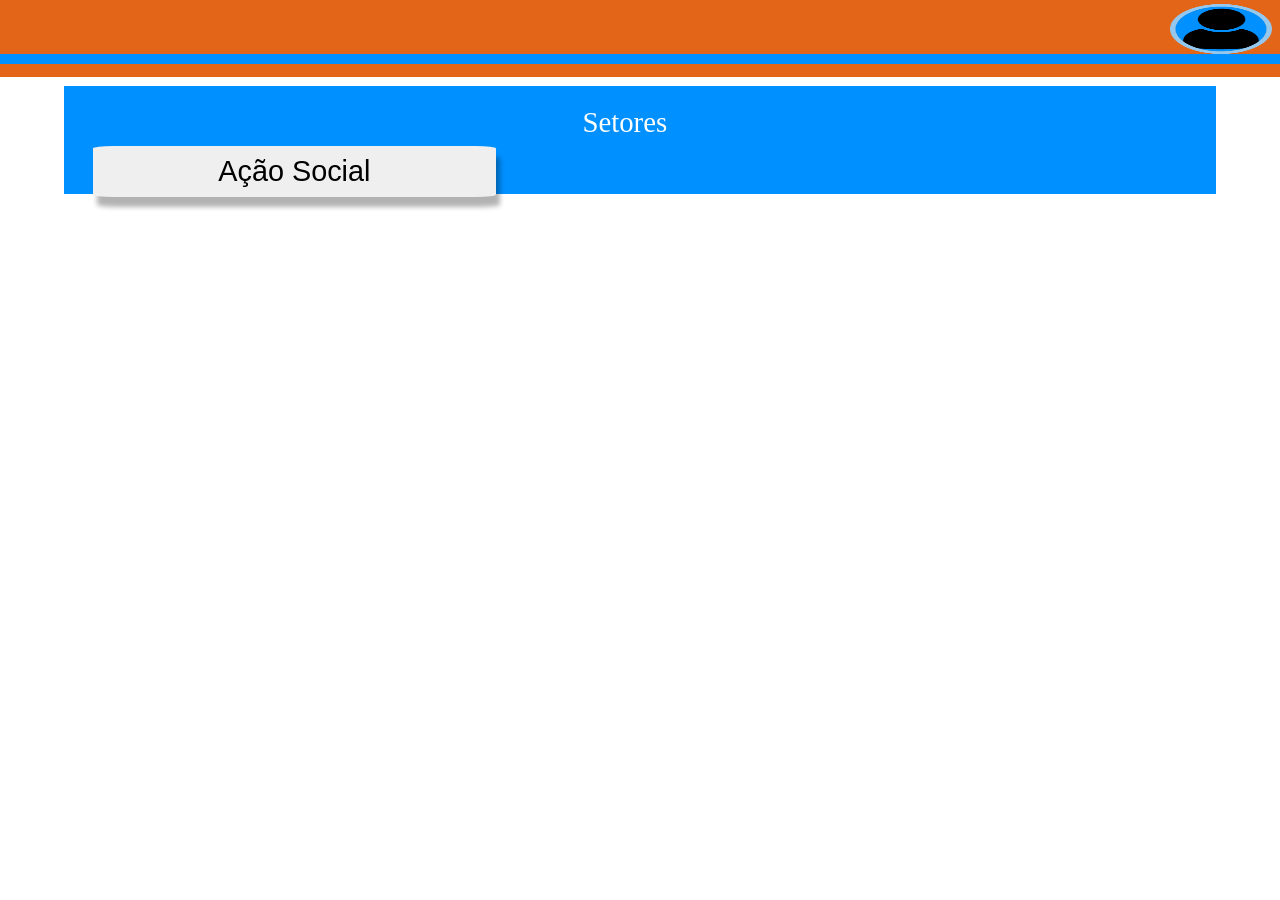
<file: index.html>
<!DOCTYPE html>
<html lang="en">
<head>
    <meta charset="UTF-8">
    <meta name="viewport" content="width=device-width, initial-scale=1.0">
    <title>Páginal Inicial - CEI</title>
    <link rel="icon" type="image/x-icon" href="CEI_Logo.ico"> <!--Logo-->
    <link rel="stylesheet" href="style.css">
</head>
<body>
    <header id="paginaInicialHeader" class="paginaInicialHeader">
        <div id="headerDiv" class="headerDiv"></div>
        <a href="login.html">
            <img src="Imagens/Login_Icon_2.png" alt="login" id="headerLoginIcone" class="headerLoginIcone">
        </a>
    </header>

    <div id="paginaInicialMenuSelecao" class="paginaInicialMenuSelecao">
        <p>Setores</p>
        <a href="acaoSocialEstoque.html">
            <button id="paginaInicialAcaoSocial" class="paginaInicialAcaoSocial">
                Ação Social
            </button>
        </a>
    </div>
</body>
</html>
</file>
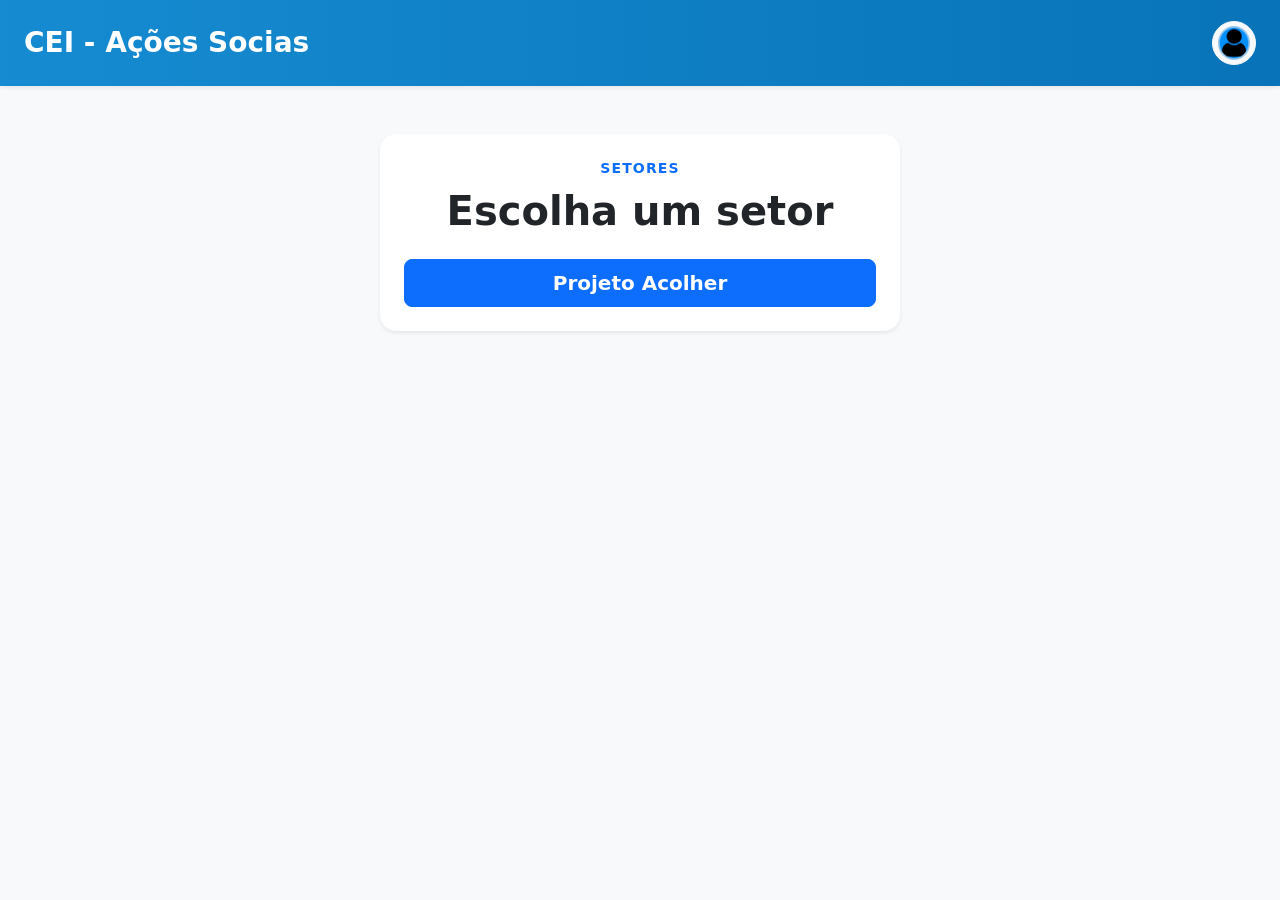
<file: frontend/index.html>
<!DOCTYPE html>
<html lang="pt-br">

<head>
  <meta charset="UTF-8">
  <meta name="viewport" content="width=device-width, initial-scale=1.0">
  <link rel="icon" type="image/x-icon" href="CEI_Logo.ico">
  <link href="https://cdn.jsdelivr.net/npm/bootstrap@5.3.3/dist/css/bootstrap.min.css" rel="stylesheet">
  <link rel="stylesheet" href="style.css">
  <title>Página Inicial - CEI</title>
</head>

<body class="bg-light">
  <nav class="navbar navbar-dark app-navbar shadow-sm">
    <div class="container-fluid px-4">
      <a class="navbar-brand fw-bold fs-3" href="index.html">CEI - Ações Socias</a>
      <a href="login.html" class="btn btn-light rounded-circle p-1" aria-label="Login"><img
          src="Imagens/Login_Icon_2.png" alt="Login" class="login-icon"></a>
    </div>
  </nav>
  <main class="container py-5">
    <section class="card border-0 shadow-sm rounded-4 text-center mx-auto p-4 home-card">
      <p class="text-primary text-uppercase fw-bold small mb-2 letter-space">Setores</p>
      <h1 class="fw-bold mb-4">Escolha um setor</h1>
      <a href="acaoSocialEstoque.html" class="btn btn-primary btn-lg fw-bold">Projeto Acolher</a>
    </section>
    
  </main>
  <script src="https://cdn.jsdelivr.net/npm/bootstrap@5.3.3/dist/js/bootstrap.bundle.min.js"></script>
</body>

</html>
</file>
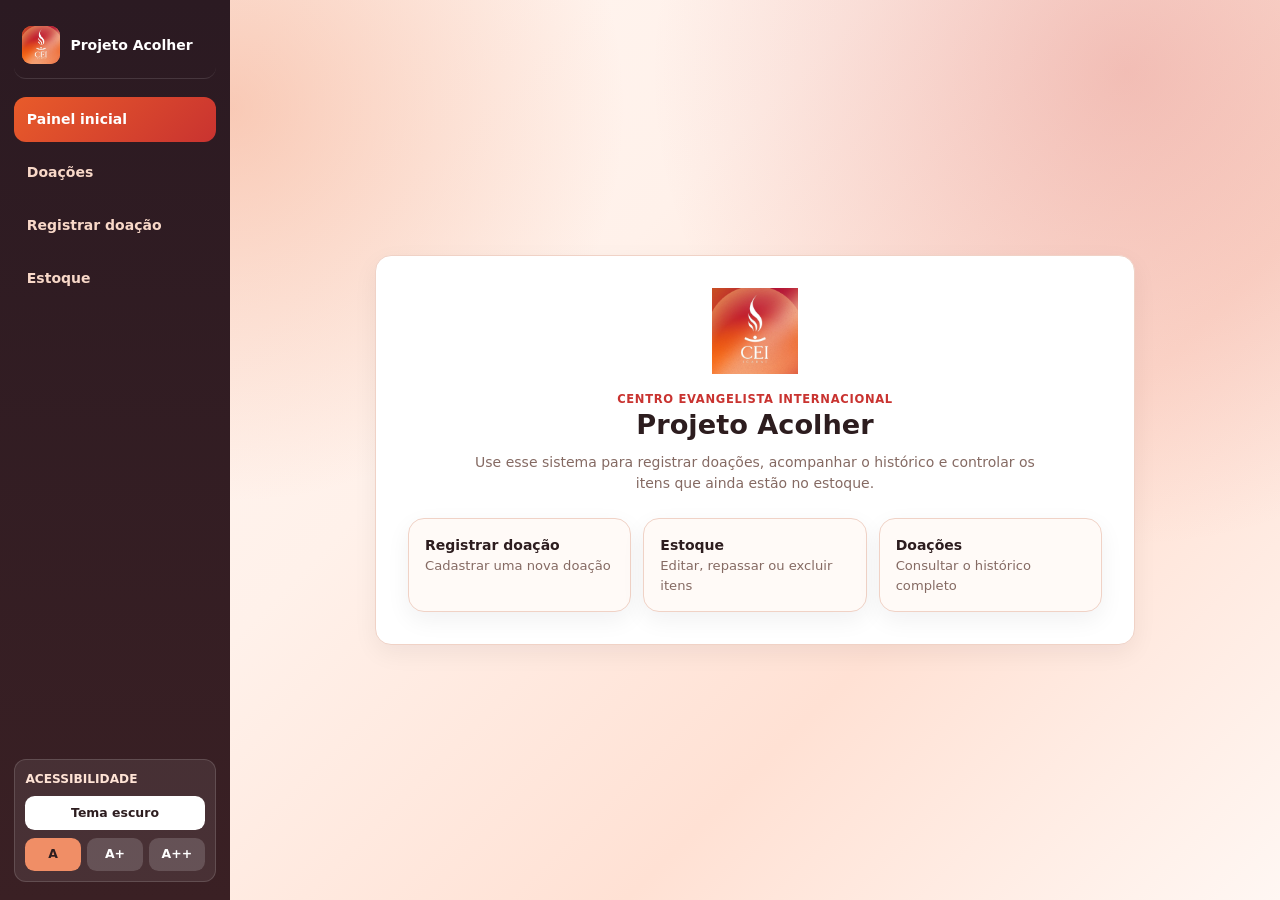
<file: templates/index.html>
<!DOCTYPE html>
<html lang="pt-br">
<head>
  <meta charset="UTF-8">
  <meta name="viewport" content="width=device-width, initial-scale=1.0">
  <link rel="icon" type="image/x-icon" href="/static/Imagens/CEI_Logo.ico">
  <link href="https://cdn.jsdelivr.net/npm/bootstrap@5.3.3/dist/css/bootstrap.min.css" rel="stylesheet">
  <link rel="stylesheet" href="/static/style.css">
  <title>Painel inicial - Projeto Acolher</title>
</head>
<body>
  <div class="app-shell">
    <aside class="app-sidebar">
      <a class="sidebar-logo" href="/">
        <img src="/static/Imagens/CEI_Logo.png" alt="CEI">
        <span>Projeto Acolher</span>
      </a>

      <nav class="sidebar-menu" aria-label="Menu principal">
        <a class="sidebar-link active" href="/">Painel inicial</a>
        <a class="sidebar-link" href="/doacao/">Doações</a>
        <a class="sidebar-link" href="/registrar/">Registrar doação</a>
        <a class="sidebar-link" href="/estoque/">Estoque</a>
      </nav>
</aside>

    <main class="app-page home-page">
      <section class="home-start-card">
        <div class="home-start-logo">
          <img src="/static/Imagens/CEI_Logo.png" alt="CEI">
        </div>

        <span class="page-kicker">Centro Evangelista Internacional</span>
        <h1>Projeto Acolher</h1>
        <p>
          Use esse sistema para registrar doações, acompanhar o histórico e controlar os itens que ainda estão no estoque.
        </p>

        <div class="home-actions">
          <a href="/registrar/" class="home-action-card">
            <strong>Registrar doação</strong>
            <span>Cadastrar uma nova doação</span>
          </a>

          <a href="/estoque/" class="home-action-card">
            <strong>Estoque</strong>
            <span>Editar, repassar ou excluir itens</span>
          </a>

          <a href="/doacao/" class="home-action-card">
            <strong>Doações</strong>
            <span>Consultar o histórico completo</span>
          </a>
        </div>
      </section>
    </main>
  </div>

  <script src="https://cdn.jsdelivr.net/npm/bootstrap@5.3.3/dist/js/bootstrap.bundle.min.js"></script>
  <script src="/static/script.js"></script>
</body>
</html>
</file>
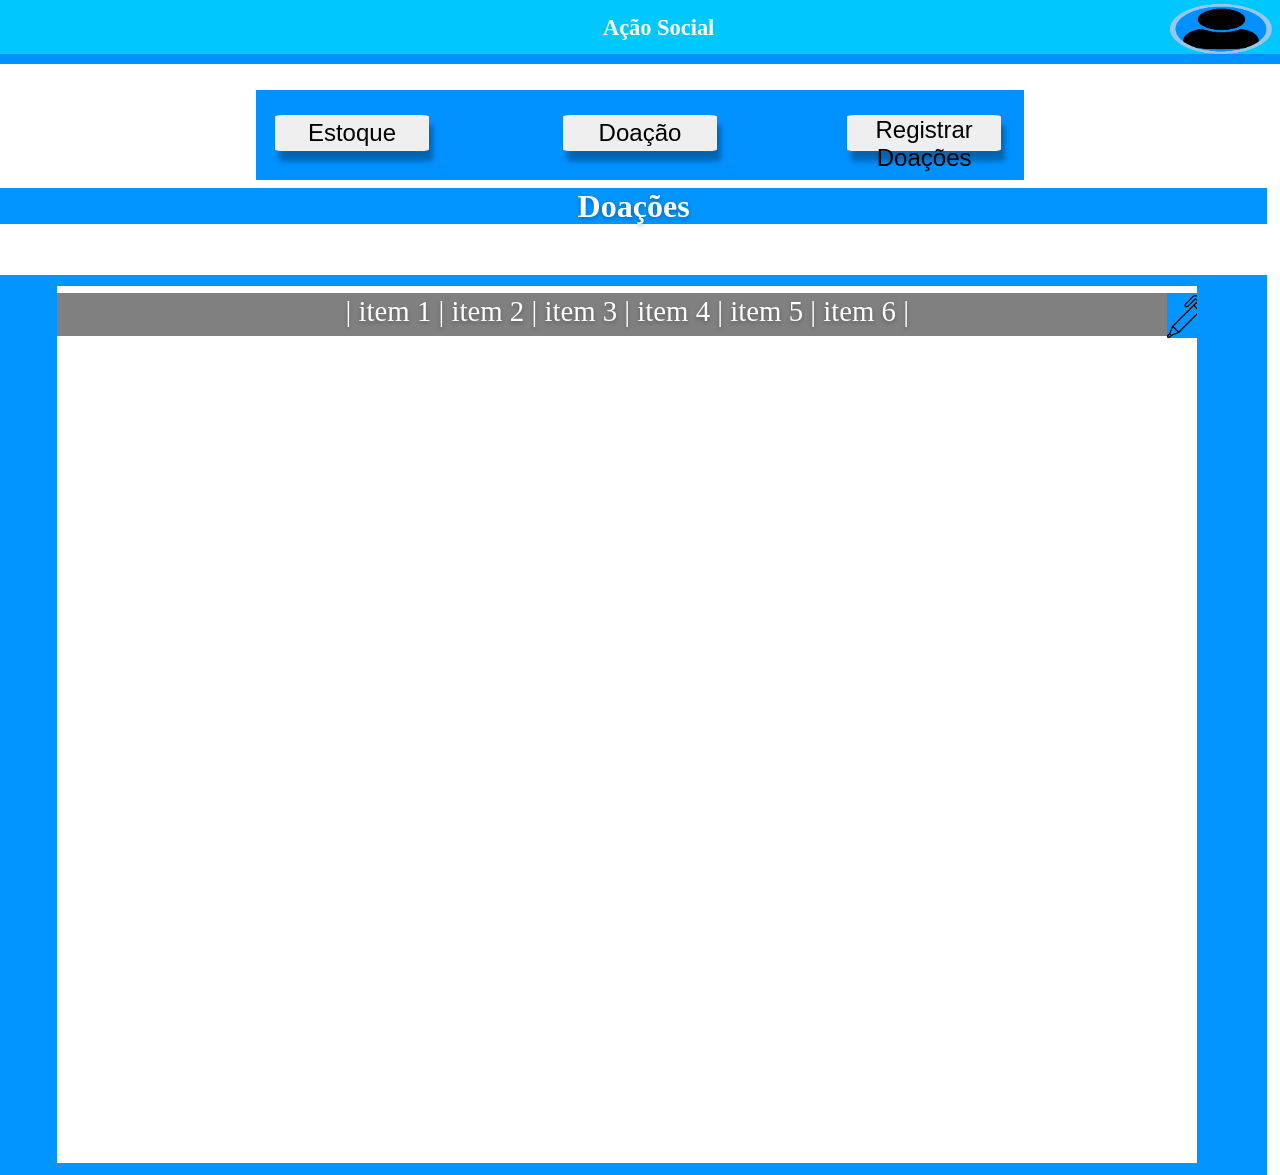
<file: acaoSocialDoacao.html>
<!DOCTYPE html>
<html lang="en">
<head>
    <meta charset="UTF-8">
    <meta name="viewport" content="width=device-width, initial-scale=1.0">
    <link rel="icon" type="image/x-icon" href="CEI_Logo.ico"> <!--Logo-->
    <link rel="stylesheet" href="style.css">
    <title>Ação Social - Doação - CEI</title>
</head>
<body>
    <header id="acaoSocialHeader" class="acaoSocialHeader">
        <h1>Ação Social</h1>
        <div id="headerDiv" class="headerDiv"></div>
        <a href="login.html">
            <img src="Imagens/Login_Icon_2.png" alt="login" id="headerLoginIcone" class="headerLoginIcone">
        </a>
    </header>

    <div id="acaoSocialMenu" class="acaoSocialMenu">
        <a href="acaoSocialEstoque.html">
            <button id="acaoSocialMenuEstoque" class="acaoSocialMenuEstoque">
                Estoque
            </button>
        </a>
        <a href="acaoSocialDoacao.html">
            <button id="acaoSocialMenuDoacao" class="acaoSocialMenuDoacao">
                Doação
            </button>
        </a>
        <a href="acaoSocialRegistrarDoacao.html">
            <button id="acaoSocialMenuRegistroDoacao" class="acaoSocialMenuRegistroDoacao">
                Registrar Doações
            </button>
        </a>
    </div>

    <h1 id="acaoSocialPaginaNome">
        Doações
    </h1>

    <div id="acaoSocialEstoqueDiv" class="acaoSocialEstoqueDiv">
        <div id="acaoSocialEstoqueScrollbar" class="acaoSocialEstoqueScrollbar">
            <!--Colocar aqui informações dos itens-->
            <div id="itemInformacaoDivTemplate" class="itemInformacaoDivTemplate">
                <p id="itemInformacaoDivTemplateP" class="itemInformacaoDivTemplateP">| item 1 | item 2 | item 3 | item 4 | item 5 | item 6 |</p>
                <button id="itemInformacaoDivTemplateEditar" class="itemInformacaoDivTemplateEditar">
                    <img src="Imagens/IconeCaneta.png" alt="">
                </button>
            </div>

        </div>
    </div>
</body>
</html>
</file>
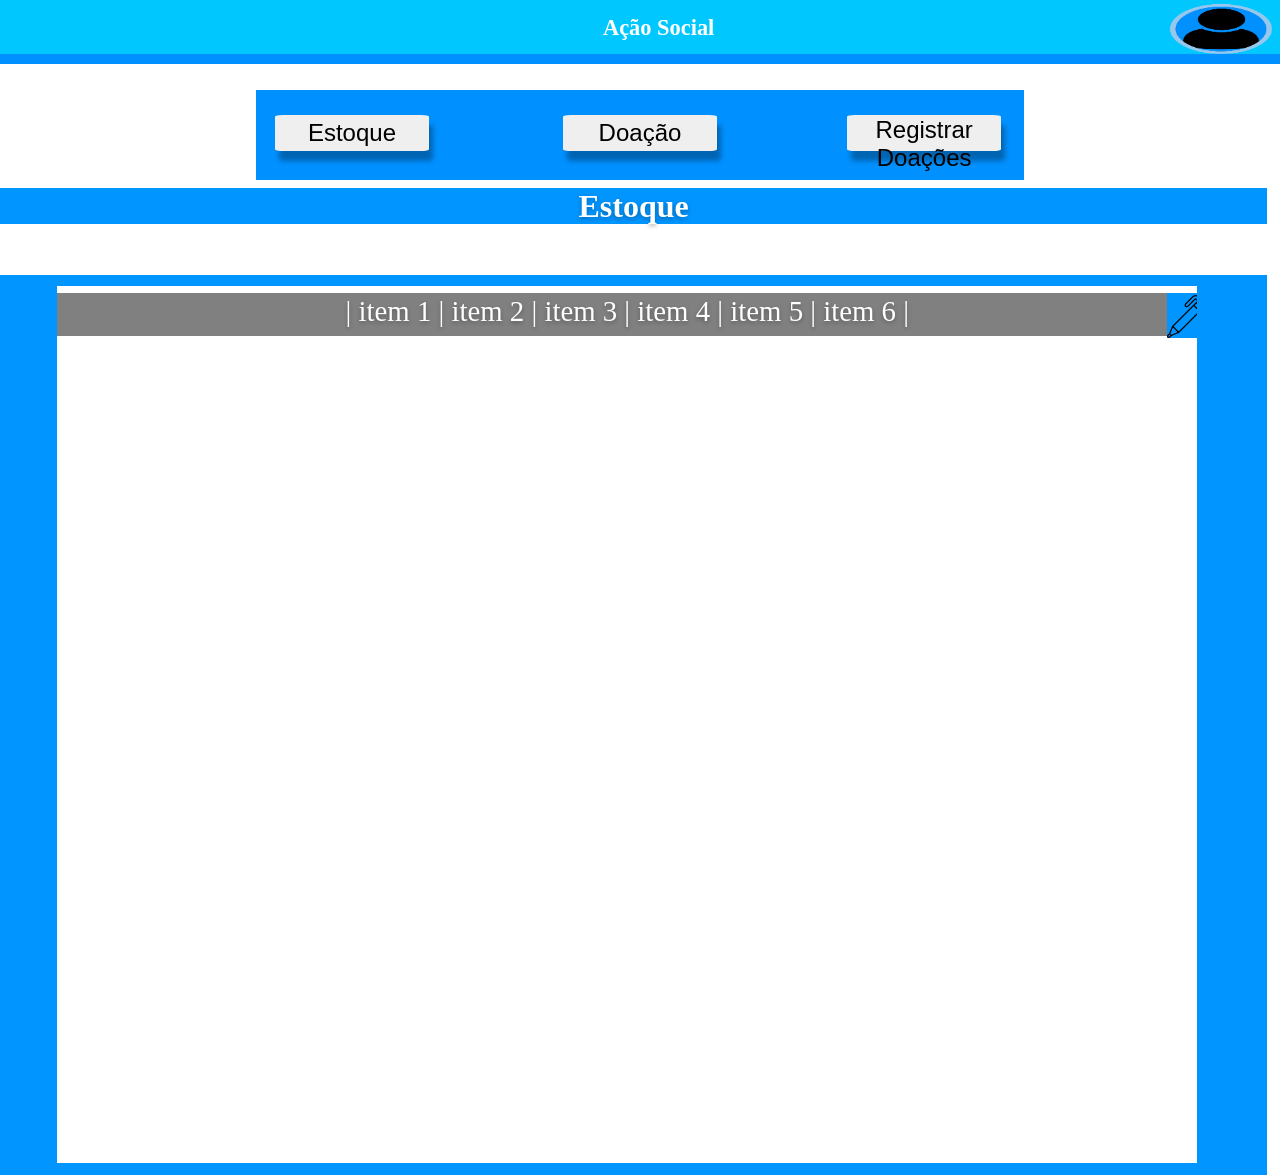
<file: acaoSocialEstoque.html>
<!DOCTYPE html>
<html lang="en">
<head>
    <meta charset="UTF-8">
    <meta name="viewport" content="width=device-width, initial-scale=1.0">
    <link rel="icon" type="image/x-icon" href="CEI_Logo.ico"> <!--Logo-->
    <link rel="stylesheet" href="style.css">
    <title>Ação Social - Estoque - CEI</title>
</head>
<body>
    <header id="acaoSocialHeader" class="acaoSocialHeader">
        <h1>Ação Social</h1>
        <div id="headerDiv" class="headerDiv"></div>
        <a href="login.html">
            <img src="Imagens/Login_Icon_2.png" alt="login" id="headerLoginIcone" class="headerLoginIcone">
        </a>
    </header>

    <div id="acaoSocialMenu" class="acaoSocialMenu">
        <a href="acaoSocialEstoque.html">
            <button id="acaoSocialMenuEstoque" class="acaoSocialMenuEstoque">
                Estoque
            </button>
        </a>
        <a href="acaoSocialDoacao.html">
            <button id="acaoSocialMenuDoacao" class="acaoSocialMenuDoacao">
                Doação
            </button>
        </a>
        <a href="acaoSocialRegistrarDoacao.html">
            <button id="acaoSocialMenuRegistroDoacao" class="acaoSocialMenuRegistroDoacao">
                Registrar Doações
            </button>
        </a>
    </div>

    <h1 id="acaoSocialPaginaNome">
        Estoque
    </h1>

    <div id="acaoSocialEstoqueDiv" class="acaoSocialEstoqueDiv">
        <div id="acaoSocialEstoqueScrollbar" class="acaoSocialEstoqueScrollbar">
            <!--Colocar aqui informações dos itens-->
            <div id="itemInformacaoDivTemplate" class="itemInformacaoDivTemplate">
                <p id="itemInformacaoDivTemplateP" class="itemInformacaoDivTemplateP">| item 1 | item 2 | item 3 | item 4 | item 5 | item 6 |</p>
                <button id="itemInformacaoDivTemplateEditar" class="itemInformacaoDivTemplateEditar">
                    <img src="Imagens/IconeCaneta.png" alt="">
                </button>
            </div>

        </div>
    </div>
</body>
</html>
</file>
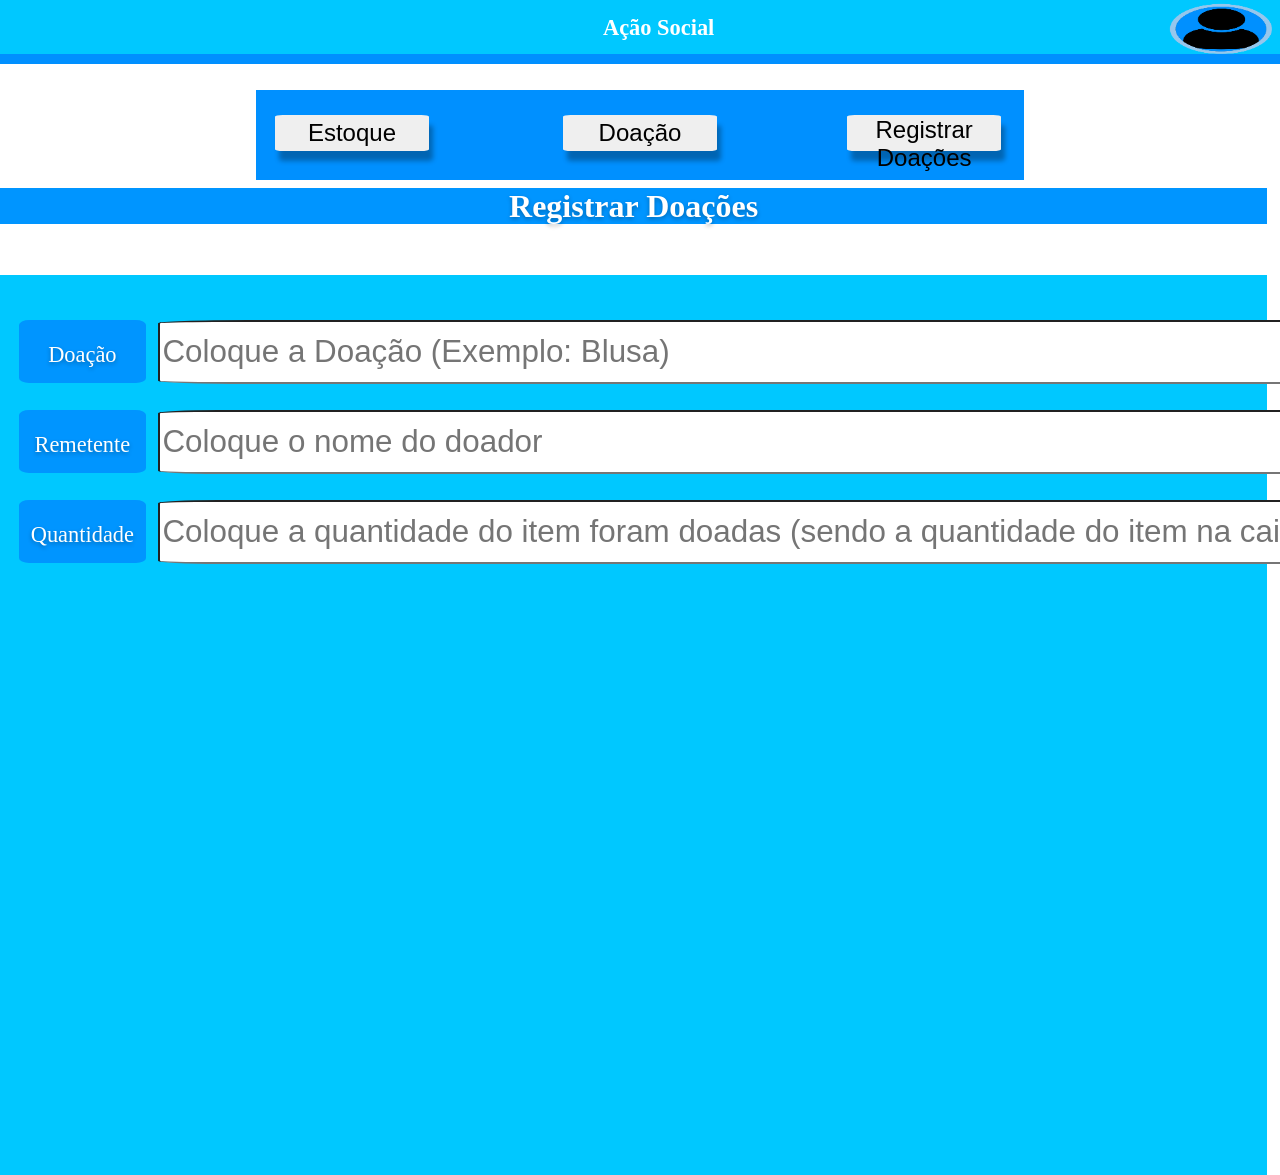
<file: acaoSocialRegistrarDoacao.html>
<!DOCTYPE html>
<html lang="en">
<head>
    <meta charset="UTF-8">
    <meta name="viewport" content="width=device-width, initial-scale=1.0">
    <link rel="icon" type="image/x-icon" href="CEI_Logo.ico"> <!--Logo-->
    <link rel="stylesheet" href="style.css">
    <title>Ação Social - Registrar Doações - CEI</title>
</head>
<body>
    <header id="acaoSocialHeader" class="acaoSocialHeader">
        <h1>Ação Social</h1>
        <div id="headerDiv" class="headerDiv"></div>
        <a href="login.html">
            <img src="Imagens/Login_Icon_2.png" alt="login" id="headerLoginIcone" class="headerLoginIcone">
        </a>
    </header>

    <div id="acaoSocialMenu" class="acaoSocialMenu">
        <a href="acaoSocialEstoque.html">
            <button id="acaoSocialMenuEstoque" class="acaoSocialMenuEstoque">
                Estoque
            </button>
        </a>
        <a href="acaoSocialDoacao.html">
            <button id="acaoSocialMenuDoacao" class="acaoSocialMenuDoacao">
                Doação
            </button>
        </a>
        <a href="">
            <button id="acaoSocialMenuRegistroDoacao" class="acaoSocialMenuRegistroDoacao">
                Registrar Doações
            </button>
        </a>
    </div>

    <h1 id="acaoSocialPaginaNome">
        Registrar Doações
    </h1>

    <div id="acaoSocialRegistrarDoacoesDiv" class="acaoSocialRegistrarDoacoesDiv">
        <div id="div1" class="div1">
            <p>Doação</p>
            <input type="text" id="doacaoItem" class="doacaoItem" placeholder="Coloque a Doação (Exemplo: Blusa)">
        </div>
        <div id="div2" class="div2">
            <p>Remetente</p>
            <input type="text" id="doacaoItem" class="doacaoItem" placeholder="Coloque o nome do doador">
        </div>
        <div id="div3" class="div3">
            <p>Quantidade</p>
            <input type="text" id="doacaoItem" class="doacaoItem" placeholder="Coloque a quantidade do item foram doadas (sendo a quantidade do item na caixa 'Doação')">
        </div>
    </div>
</body>
</html>
</file>
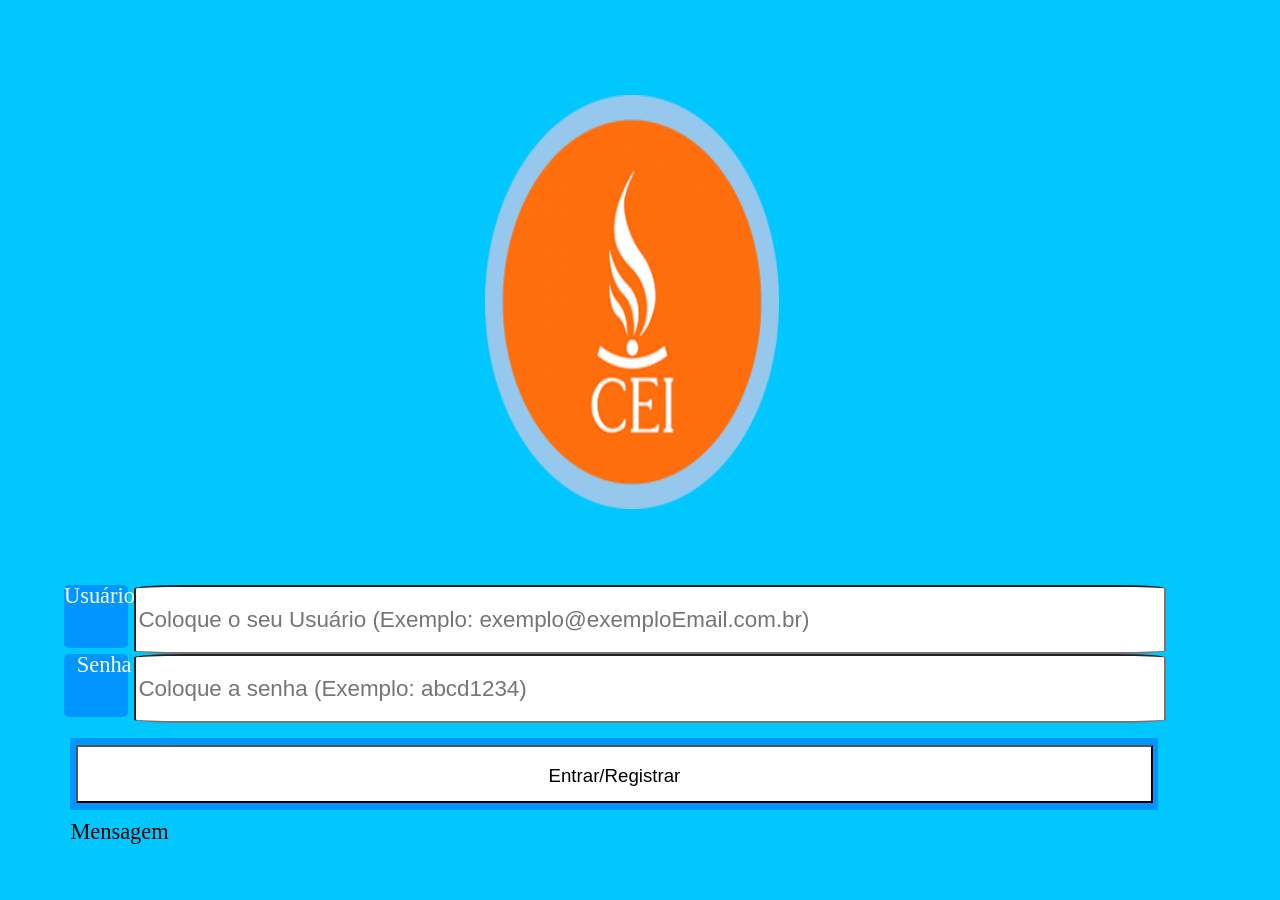
<file: login.html>
<!DOCTYPE html>
<html lang="en">
<head>
    <meta charset="UTF-8">
    <meta name="viewport" content="width=device-width, initial-scale=1.0">
    <title>Login - CEI</title>
    <link rel="icon" type="image/x-icon" href="CEI_Logo.ico"> <!--Logo-->
    <link rel="stylesheet" href="style.css">
    <title>Document</title>
</head>
<body id="loginBody" class="loginBody">
    <a href="index.html">
        <img id="loginPaginaInicialButtao" class="loginPaginaInicialButtao" src="Imagens/CEI_Logo_4.png" alt="página inicial">
    </a>

    <form action="">

    <div id="loginUsuario" class="loginUsuario">
        <label>
            Usuário
        </label>
        <input type="email" id="loginUsuarioEmail" class="loginUsuarioEmail" placeholder="Coloque o seu Usuário (Exemplo: exemplo@exemploEmail.com.br)">
    </div>

    <div id="loginSenha" class="loginSenha">
        <label>
            Senha
        </label>
        <input type="password" id="loginUsuarioSenha" class="loginUsuarioSenha" placeholder="Coloque a senha (Exemplo: abcd1234)">
    </div>

    <div id="loginRegistrarLogin" class="loginRegistrarLogin">
        <button type="submit">
            <p>Entrar/Registrar</p>
        </button>
    </div>

    </form>

    <p id="loginMensagem" class="loginMensagem">Mensagem</p>

    <footer id="loginFooter" class="loginFooter">teste</footer>
</body>
</html>
</file>
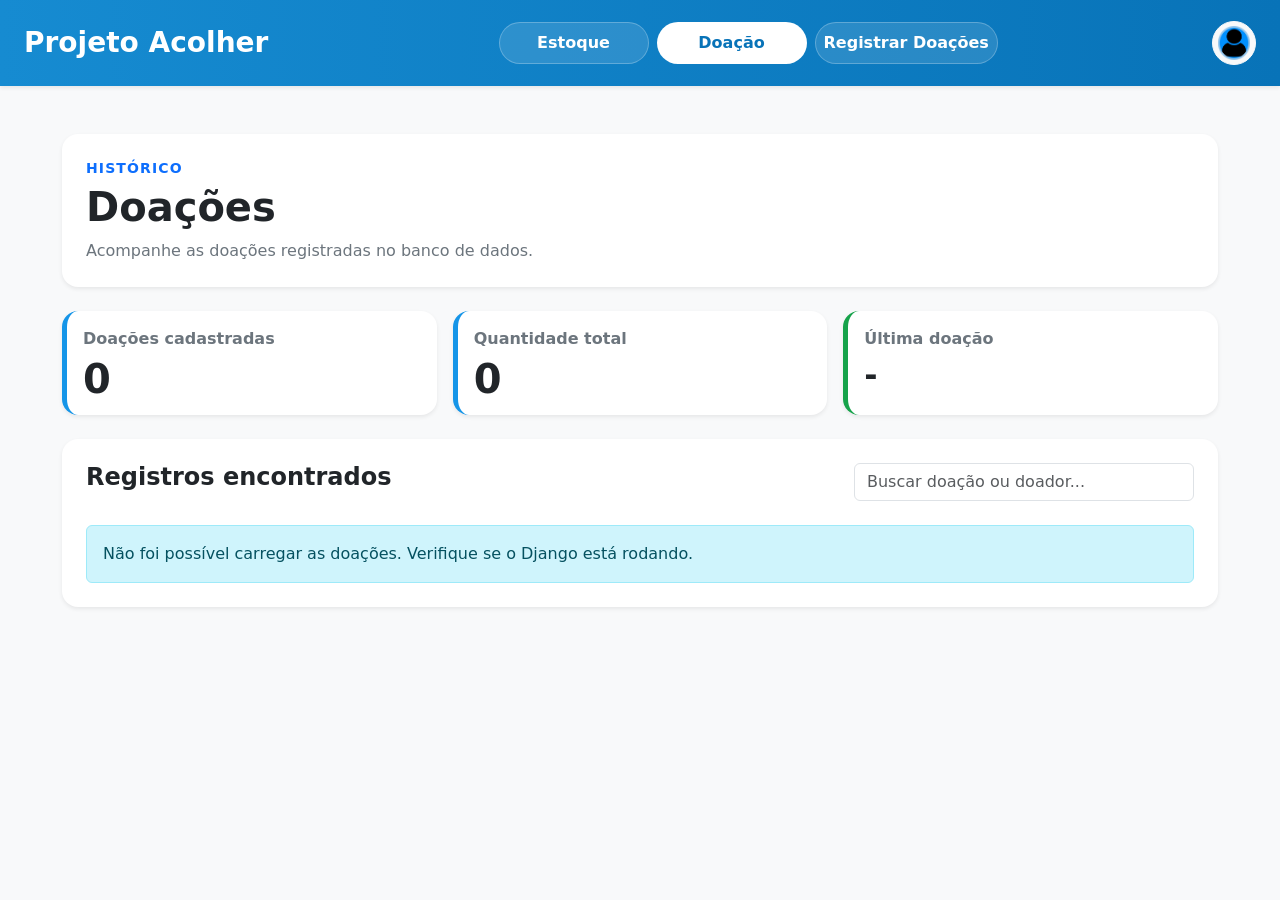
<file: frontend/acaoSocialDoacao.html>
<!DOCTYPE html>
<html lang="pt-br">

<head>
  <meta charset="UTF-8">
  <meta name="viewport" content="width=device-width, initial-scale=1.0">
  <link rel="icon" type="image/x-icon" href="CEI_Logo.ico">
  <link href="https://cdn.jsdelivr.net/npm/bootstrap@5.3.3/dist/css/bootstrap.min.css" rel="stylesheet">
  <link rel="stylesheet" href="style.css">
  <title>Ação Social - Doação - CEI</title>
</head>

<body class="bg-light">
  <nav class="navbar navbar-expand-lg navbar-dark app-navbar shadow-sm sticky-top">
    <div class="container-fluid px-4">
      <a class="navbar-brand fw-bold fs-3" href="index.html">Projeto Acolher</a>
      <button class="navbar-toggler" type="button" data-bs-toggle="collapse" data-bs-target="#menuPrincipal"
        aria-controls="menuPrincipal" aria-expanded="false" aria-label="Abrir menu">
        <span class="navbar-toggler-icon"></span>
      </button>
      <div class="collapse navbar-collapse" id="menuPrincipal">
        <ul class="navbar-nav mx-auto gap-lg-2 my-3 my-lg-0">
          <li class="nav-item"><a class="nav-link app-nav-pill " href="acaoSocialEstoque.html">Estoque</a></li>
          <li class="nav-item"><a class="nav-link app-nav-pill active" href="acaoSocialDoacao.html">Doação</a></li>
          <li class="nav-item"><a class="nav-link app-nav-pill " href="acaoSocialRegistrarDoacao.html">Registrar
              Doações</a></li>
        </ul>
        <a href="login.html" class="btn btn-light rounded-circle p-1 login-icon-link" aria-label="Login">
          <img src="Imagens/Login_Icon_2.png" alt="Login" class="login-icon">
        </a>
      </div>
    </div>
  </nav>
  <main class="container py-4 py-lg-5 app-page">
    <section class="card border-0 shadow-sm rounded-4 mb-4">
      <div class="card-body p-4">
        <p class="text-primary text-uppercase fw-bold small mb-1 letter-space">Histórico</p>
        <h1 class="display-6 fw-bold mb-2">Doações</h1>
        <p class="text-secondary mb-0">Acompanhe as doações registradas no banco de dados.</p>
      </div>
    </section>

    <section class="row g-3 mb-4" aria-label="Resumo das doações">
      <div class="col-12 col-md-4">
        <div class="card metric-card h-100 shadow-sm border-0 rounded-4">
          <div class="card-body"><span class="text-secondary fw-semibold">Doações cadastradas</span><strong
              id="totalDoacoes" class="d-block fs-1 lh-1 mt-2">0</strong></div>
        </div>
      </div>
      <div class="col-12 col-md-4">
        <div class="card metric-card h-100 shadow-sm border-0 rounded-4">
          <div class="card-body"><span class="text-secondary fw-semibold">Quantidade total</span><strong
              id="quantidadeDoada" class="d-block fs-1 lh-1 mt-2">0</strong></div>
        </div>
      </div>
      <div class="col-12 col-md-4">
        <div class="card metric-card metric-green h-100 shadow-sm border-0 rounded-4">
          <div class="card-body"><span class="text-secondary fw-semibold">Última doação</span><strong id="ultimaDoacao"
              class="d-block fs-2 lh-1 mt-2 text-truncate">-</strong></div>
        </div>
      </div>
    </section>

    <section class="card border-0 shadow-sm rounded-4">
      <div class="card-body p-4">
        <div class="d-flex flex-column flex-md-row justify-content-between gap-3 mb-4">
          <h2 class="h4 fw-bold mb-0">Registros encontrados</h2>
          <input id="buscaItens" class="form-control app-search" type="search" placeholder="Buscar doação ou doador...">
        </div>
        <div id="acaoSocialEstoqueScrollbar" class="vstack gap-3"></div>
      </div>
    </section>
  </main>
  <script src="https://cdn.jsdelivr.net/npm/bootstrap@5.3.3/dist/js/bootstrap.bundle.min.js"></script>
  <script src="script.js"></script>
</body>

</html>
</file>
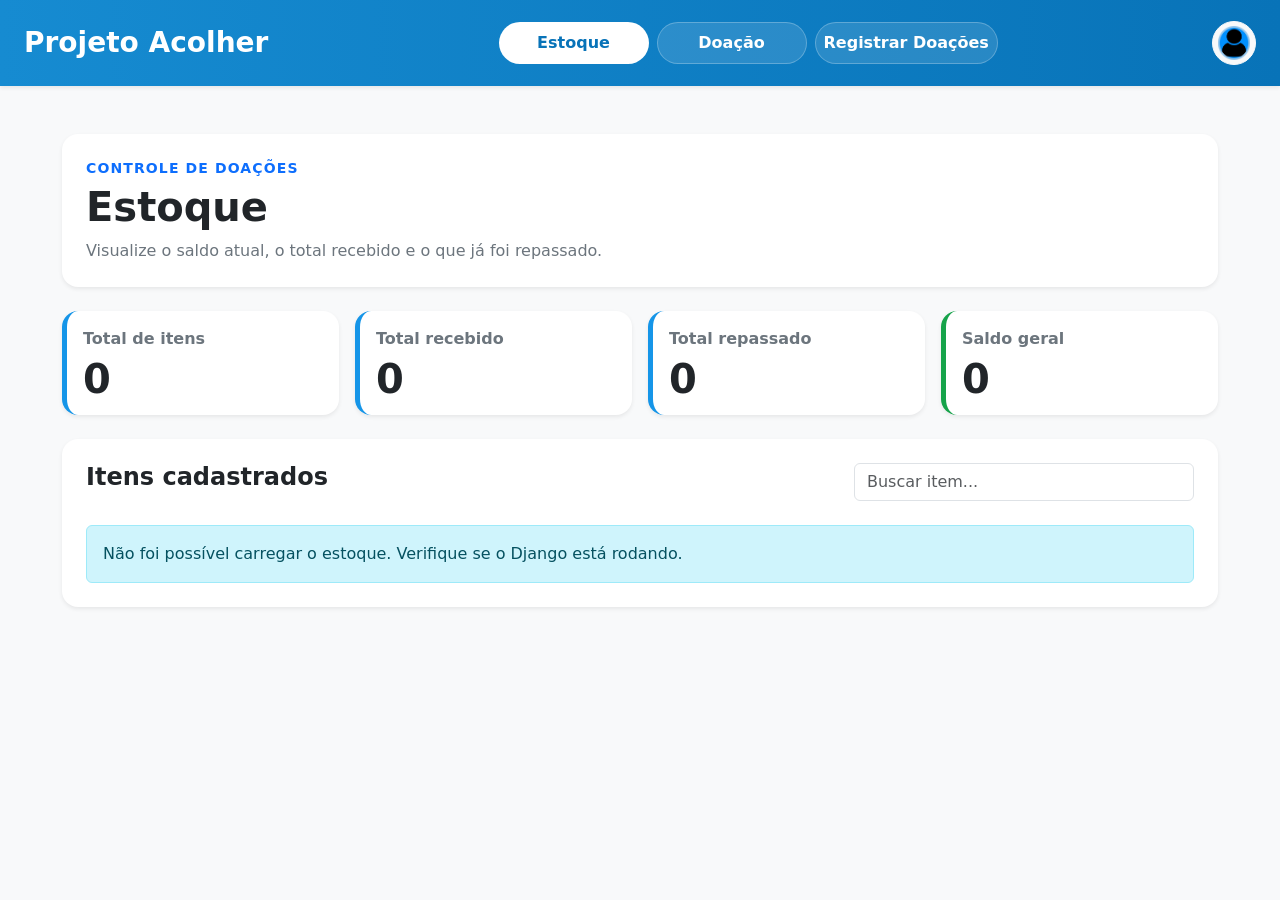
<file: frontend/acaoSocialEstoque.html>
<!DOCTYPE html>
<html lang="pt-br">

<head>
  <meta charset="UTF-8">
  <meta name="viewport" content="width=device-width, initial-scale=1.0">
  <link rel="icon" type="image/x-icon" href="CEI_Logo.ico">
  <link href="https://cdn.jsdelivr.net/npm/bootstrap@5.3.3/dist/css/bootstrap.min.css" rel="stylesheet">
  <link rel="stylesheet" href="style.css">
  <title>Ação Social - Estoque - CEI</title>
</head>

<body class="bg-light">
  <nav class="navbar navbar-expand-lg navbar-dark app-navbar shadow-sm sticky-top">
    <div class="container-fluid px-4">
      <a class="navbar-brand fw-bold fs-3" href="index.html">Projeto Acolher</a>
      <button class="navbar-toggler" type="button" data-bs-toggle="collapse" data-bs-target="#menuPrincipal"
        aria-controls="menuPrincipal" aria-expanded="false" aria-label="Abrir menu">
        <span class="navbar-toggler-icon"></span>
      </button>
      <div class="collapse navbar-collapse" id="menuPrincipal">
        <ul class="navbar-nav mx-auto gap-lg-2 my-3 my-lg-0">
          <li class="nav-item"><a class="nav-link app-nav-pill active" href="acaoSocialEstoque.html">Estoque</a></li>
          <li class="nav-item"><a class="nav-link app-nav-pill " href="acaoSocialDoacao.html">Doação</a></li>
          <li class="nav-item"><a class="nav-link app-nav-pill " href="acaoSocialRegistrarDoacao.html">Registrar
              Doações</a></li>
        </ul>
        <a href="login.html" class="btn btn-light rounded-circle p-1 login-icon-link" aria-label="Login">
          <img src="Imagens/Login_Icon_2.png" alt="Login" class="login-icon">
        </a>
      </div>
    </div>
  </nav>
  <main class="container py-4 py-lg-5 app-page">
    <section class="card border-0 shadow-sm rounded-4 mb-4">
      <div class="card-body p-4">
        <p class="text-primary text-uppercase fw-bold small mb-1 letter-space">Controle de doações</p>
        <h1 class="display-6 fw-bold mb-2">Estoque</h1>
        <p class="text-secondary mb-0">Visualize o saldo atual, o total recebido e o que já foi repassado.</p>
      </div>
    </section>

    <section class="row g-3 mb-4" aria-label="Status do sistema">
      <div class="col-6 col-lg-3">
        <div class="card metric-card h-100 shadow-sm border-0 rounded-4">
          <div class="card-body"><span class="text-secondary fw-semibold">Total de itens</span><strong id="totalItens"
              class="d-block fs-1 lh-1 mt-2">0</strong></div>
        </div>
      </div>
      <div class="col-6 col-lg-3">
        <div class="card metric-card h-100 shadow-sm border-0 rounded-4">
          <div class="card-body"><span class="text-secondary fw-semibold">Total recebido</span><strong
              id="totalRecebido" class="d-block fs-1 lh-1 mt-2">0</strong></div>
        </div>
      </div>
      <div class="col-6 col-lg-3">
        <div class="card metric-card h-100 shadow-sm border-0 rounded-4">
          <div class="card-body"><span class="text-secondary fw-semibold">Total repassado</span><strong
              id="totalRepassado" class="d-block fs-1 lh-1 mt-2">0</strong></div>
        </div>
      </div>
      <div class="col-6 col-lg-3">
        <div class="card metric-card metric-green h-100 shadow-sm border-0 rounded-4">
          <div class="card-body"><span class="text-secondary fw-semibold">Saldo geral</span><strong id="saldoGeral"
              class="d-block fs-1 lh-1 mt-2">0</strong></div>
        </div>
      </div>
    </section>

    <section class="card border-0 shadow-sm rounded-4">
      <div class="card-body p-4">
        <div class="d-flex flex-column flex-md-row justify-content-between gap-3 mb-4">
          <h2 class="h4 fw-bold mb-0">Itens cadastrados</h2>
          <input id="buscaItens" class="form-control app-search" type="search" placeholder="Buscar item...">
        </div>
        <div id="acaoSocialEstoqueScrollbar" class="vstack gap-3"></div>
      </div>
    </section>
  </main>
  <script src="https://cdn.jsdelivr.net/npm/bootstrap@5.3.3/dist/js/bootstrap.bundle.min.js"></script>
  <script src="script.js"></script>
</body>

</html>
</file>
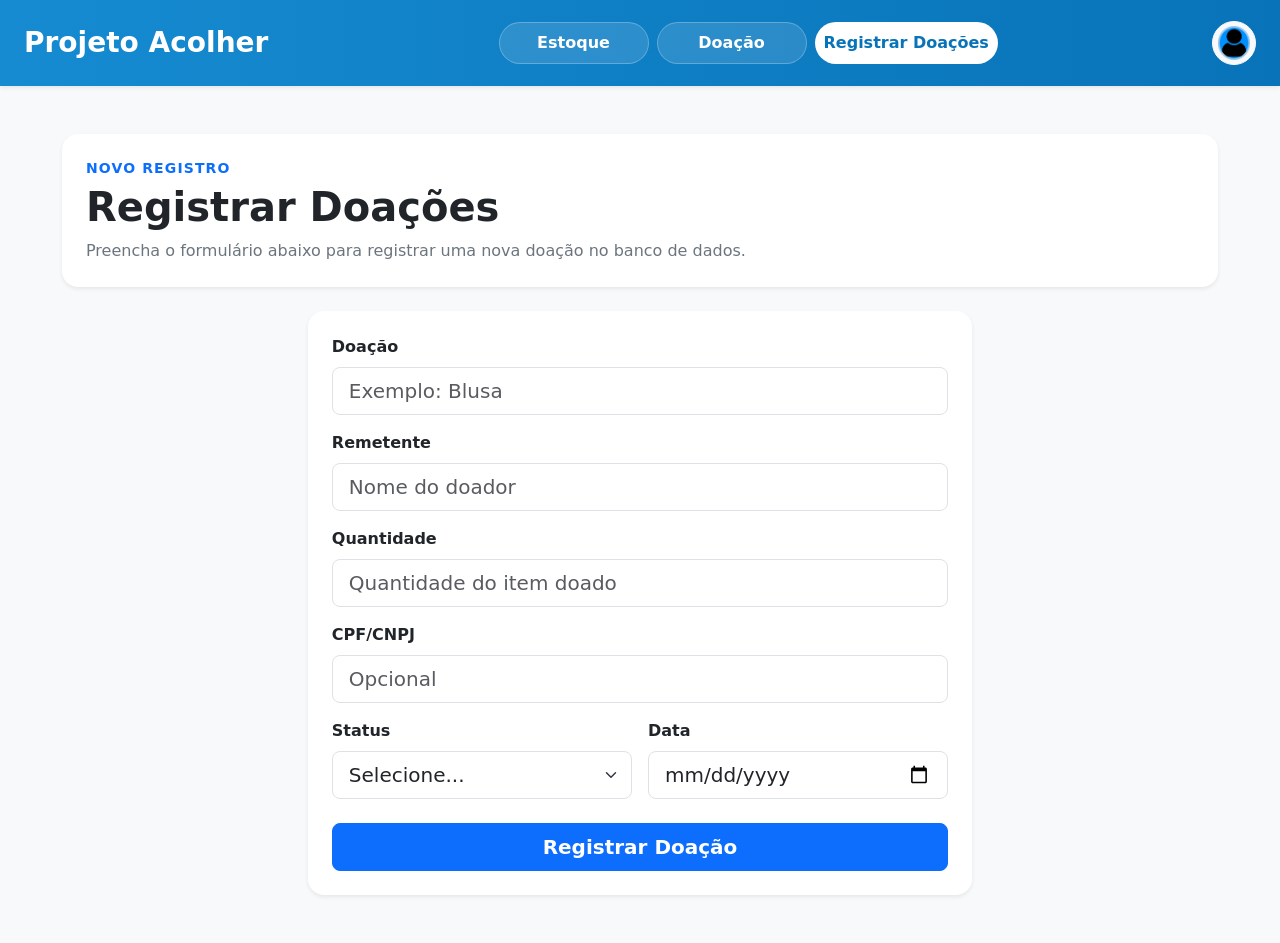
<file: frontend/acaoSocialRegistrarDoacao.html>
<!DOCTYPE html>
<html lang="pt-br">

<head>
  <meta charset="UTF-8">
  <meta name="viewport" content="width=device-width, initial-scale=1.0">
  <link rel="icon" type="image/x-icon" href="CEI_Logo.ico">
  <link href="https://cdn.jsdelivr.net/npm/bootstrap@5.3.3/dist/css/bootstrap.min.css" rel="stylesheet">
  <link rel="stylesheet" href="style.css">
  <title>Ação Social - Registrar Doações - CEI</title>
</head>

<body class="bg-light">
  <nav class="navbar navbar-expand-lg navbar-dark app-navbar shadow-sm sticky-top">
    <div class="container-fluid px-4">
      <a class="navbar-brand fw-bold fs-3" href="index.html">Projeto Acolher</a>
      <button class="navbar-toggler" type="button" data-bs-toggle="collapse" data-bs-target="#menuPrincipal"
        aria-controls="menuPrincipal" aria-expanded="false" aria-label="Abrir menu">
        <span class="navbar-toggler-icon"></span>
      </button>
      <div class="collapse navbar-collapse" id="menuPrincipal">
        <ul class="navbar-nav mx-auto gap-lg-2 my-3 my-lg-0">
          <li class="nav-item"><a class="nav-link app-nav-pill " href="acaoSocialEstoque.html">Estoque</a></li>
          <li class="nav-item"><a class="nav-link app-nav-pill " href="acaoSocialDoacao.html">Doação</a></li>
          <li class="nav-item"><a class="nav-link app-nav-pill active" href="acaoSocialRegistrarDoacao.html">Registrar
              Doações</a></li>
        </ul>
        <a href="login.html" class="btn btn-light rounded-circle p-1 login-icon-link" aria-label="Login">
          <img src="Imagens/Login_Icon_2.png" alt="Login" class="login-icon">
        </a>
      </div>
    </div>
  </nav>
  <main class="container py-4 py-lg-5 app-page">
    <section class="card border-0 shadow-sm rounded-4 mb-4">
      <div class="card-body p-4">
        <p class="text-primary text-uppercase fw-bold small mb-1 letter-space">Novo registro</p>
        <h1 class="display-6 fw-bold mb-2">Registrar Doações</h1>
        <p class="text-secondary mb-0">Preencha o formulário abaixo para registrar uma nova doação no banco de dados.
        </p>
      </div>
    </section>

    <section class="row justify-content-center">
      <div class="col-12 col-lg-8 col-xl-7">
        <form id="acaoSocialRegistrarDoacoesDiv" class="card border-0 shadow-sm rounded-4 p-4">
          <div id="feedbackFormulario" class="alert d-none" role="alert" aria-live="polite"></div>
          <div class="mb-3">
            <label for="doacaoItem" class="form-label fw-semibold">Doação</label>
            <input type="text" id="doacaoItem" class="form-control form-control-lg" placeholder="Exemplo: Blusa">
          </div>
          <div class="mb-3">
            <label for="remetente" class="form-label fw-semibold">Remetente</label>
            <input type="text" id="remetente" class="form-control form-control-lg" placeholder="Nome do doador">
          </div>
          <div class="mb-3">
            <label for="quantidade" class="form-label fw-semibold">Quantidade</label>
            <input type="number" min="1" id="quantidade" class="form-control form-control-lg"
              placeholder="Quantidade do item doado">
          </div>
          <div class="mb-3">
            <label for="cpfCnpj" class="form-label fw-semibold">CPF/CNPJ</label>
            <input type="text" id="cpfCnpj" class="form-control form-control-lg" placeholder="Opcional">
          </div>
          <div class="row g-3">
            <div class="col-12 col-md-6">
              <label for="status" class="form-label fw-semibold">Status</label>
              <select id="status" class="form-select form-select-lg">
                <option value="null">Selecione...</option>
                <option value="Recebido">Recebido</option>
                <option value="Repassado">Repassado</option>
                <option value="Processado">Processado</option>
              </select>
            </div>
            <div class="col-12 col-md-6">
              <label for="data" class="form-label fw-semibold">Data</label>
              <input type="date" id="data" class="form-control form-control-lg">
            </div>
          </div>
          <button type="submit" id="registrarDoacaoBotao" class="btn btn-primary btn-lg fw-bold mt-4">Registrar
            Doação</button>
        </form>
      </div>
    </section>
  </main>
  <script src="https://cdn.jsdelivr.net/npm/bootstrap@5.3.3/dist/js/bootstrap.bundle.min.js"></script>
  <script src="script.js"></script>
</body>

</html>
</file>
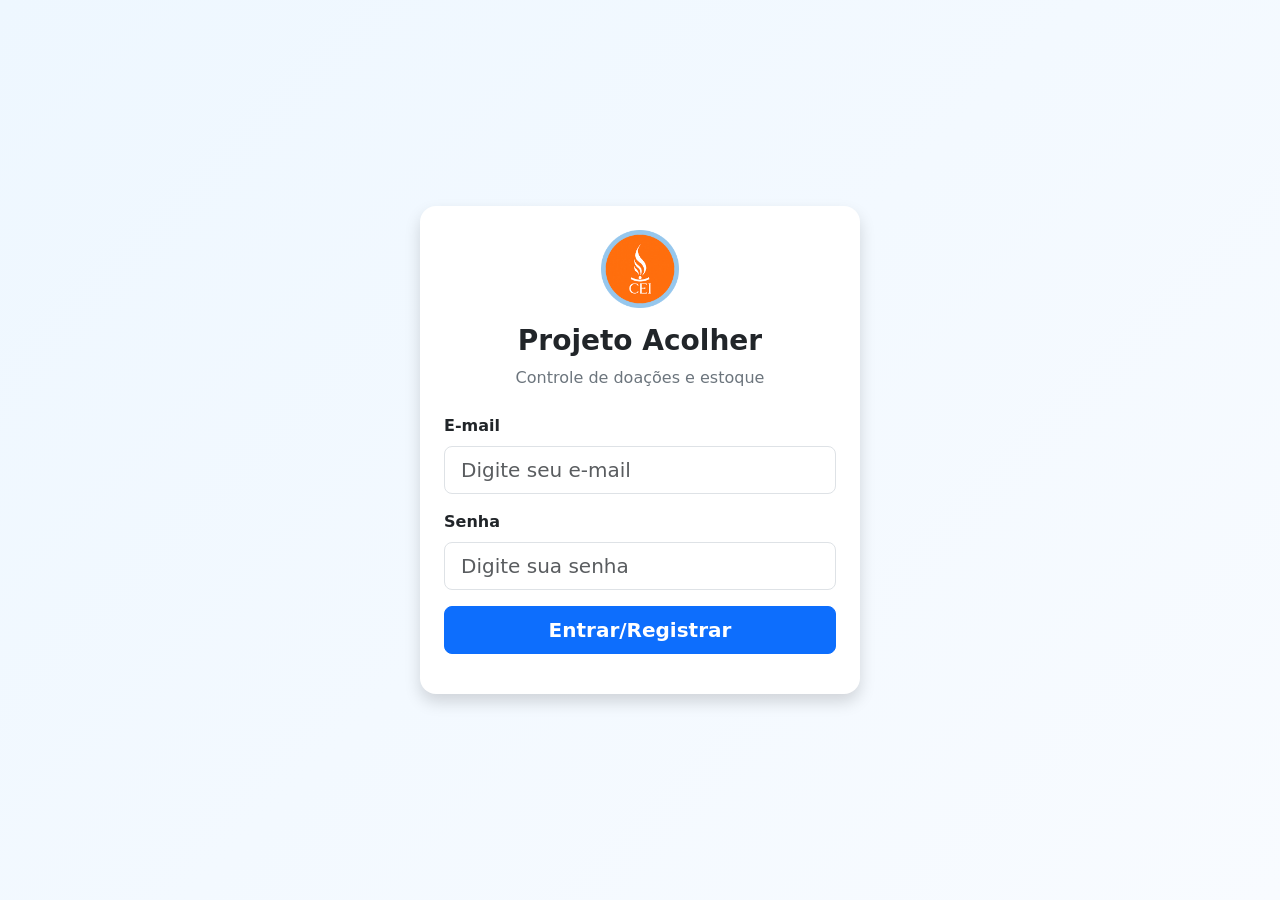
<file: frontend/login.html>
<!DOCTYPE html>
<html lang="pt-br">

<head>
  <meta charset="UTF-8">
  <meta name="viewport" content="width=device-width, initial-scale=1.0">
  <link rel="icon" type="image/x-icon" href="CEI_Logo.ico">
  <link href="https://cdn.jsdelivr.net/npm/bootstrap@5.3.3/dist/css/bootstrap.min.css" rel="stylesheet">
  <link rel="stylesheet" href="style.css">
  <title>Login - CEI</title>
</head>

<body id="loginBody" class="login-bg">
  <main class="container min-vh-100 d-flex align-items-center justify-content-center py-5">
    <form class="card border-0 shadow rounded-4 p-4 login-card" action="">
      <a href="index.html" class="text-center mb-3"><img src="Imagens/CEI_Logo_4.png" alt="Página inicial"
          class="login-logo"></a>
      <h1 class="h3 fw-bold text-center">Projeto Acolher</h1>
      <p class="text-secondary text-center mb-4">Controle de doações e estoque</p>
      <div class="mb-3">
        <label for="loginUsuarioEmail" class="form-label fw-semibold">E-mail</label>
        <input type="email" id="loginUsuarioEmail" class="form-control form-control-lg" placeholder="Digite seu e-mail">
      </div>
      <div class="mb-3">
        <label for="loginUsuarioSenha" class="form-label fw-semibold">Senha</label>
        <input type="password" id="loginUsuarioSenha" class="form-control form-control-lg"
          placeholder="Digite sua senha">
      </div>
      <button type="submit" class="btn btn-primary btn-lg fw-bold w-100">Entrar/Registrar</button>
      <p id="loginMensagem" class="text-center fw-semibold mt-3 mb-0"></p>
    </form>
  </main>
  <script src="https://cdn.jsdelivr.net/npm/bootstrap@5.3.3/dist/js/bootstrap.bundle.min.js"></script>
  <script src="script.js"></script>
</body>

</html>
</file>
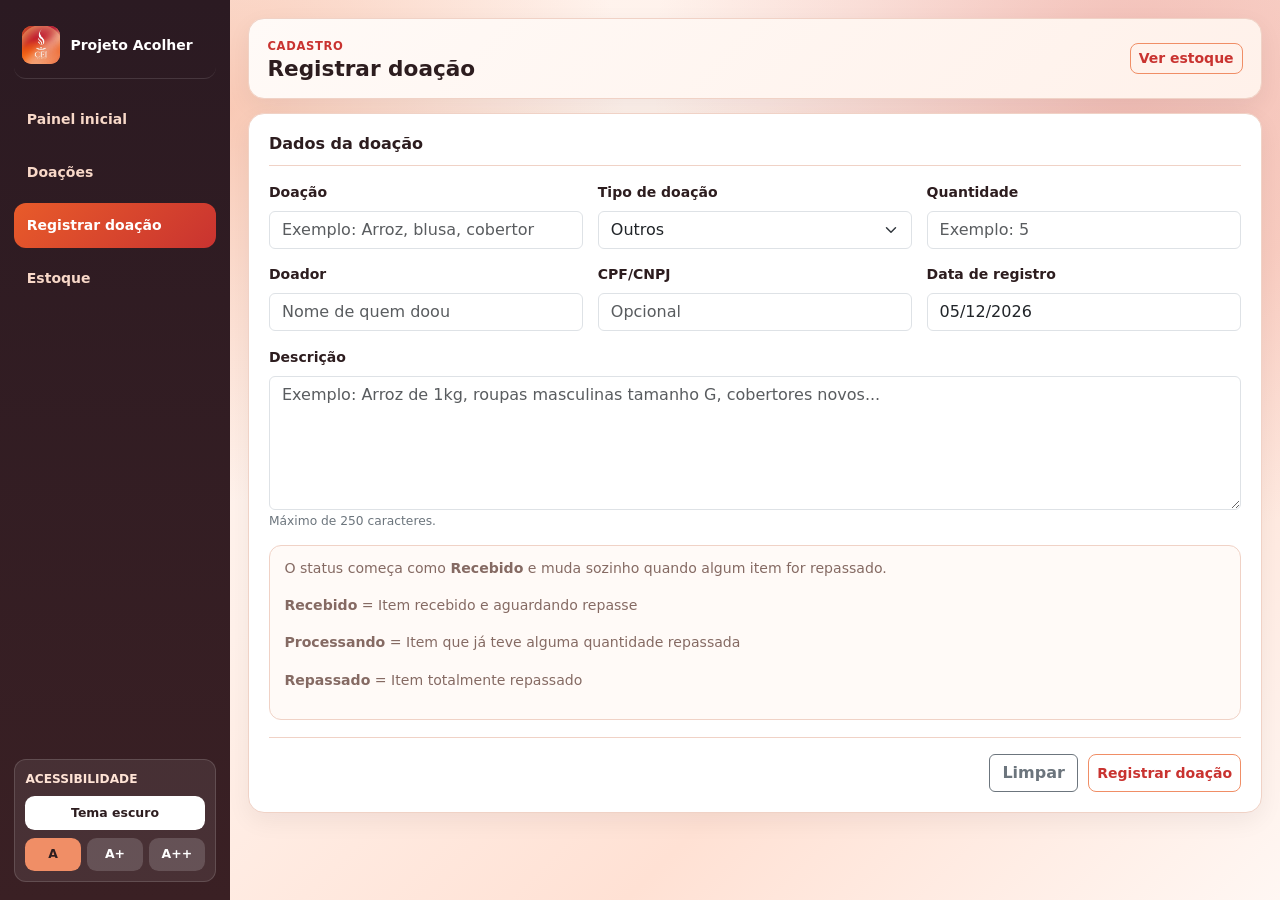
<file: templates/acaoSocialRegistrarDoacao.html>
<!DOCTYPE html>
<html lang="pt-br">
<head>
  <meta charset="UTF-8">
  <meta name="viewport" content="width=device-width, initial-scale=1.0">
  <link rel="icon" type="image/x-icon" href="/static/Imagens/CEI_Logo.ico">
  <link href="https://cdn.jsdelivr.net/npm/bootstrap@5.3.3/dist/css/bootstrap.min.css" rel="stylesheet">
  <link rel="stylesheet" href="/static/style.css">
  <title>Registrar - Projeto Acolher</title>
</head>
<body>
  <div class="app-shell">
    <aside class="app-sidebar">
      <a class="sidebar-logo" href="/">
        <img src="/static/Imagens/CEI_Logo.png" alt="CEI">
        <span>Projeto Acolher</span>
      </a>

      <nav class="sidebar-menu" aria-label="Menu principal">
        <a class="sidebar-link" href="/">Painel inicial</a>
        <a class="sidebar-link" href="/doacao/">Doações</a>
        <a class="sidebar-link active" href="/registrar/">Registrar doação</a>
        <a class="sidebar-link" href="/estoque/">Estoque</a>
      </nav>
</aside>

    <main class="app-page">
      <section class="page-header-card">
        <div>
          <span class="page-kicker">Cadastro</span>
          <h1 class="page-title">Registrar doação</h1>
        </div>
        <a href="/estoque/" class="btn btn-outline-primary btn-sm fw-bold rounded-3">Ver estoque</a>
      </section>

      <form id="acaoSocialRegistrarDoacoesDiv" class="form-panel registrar-form full-register-form">
        <div id="feedbackFormulario" class="alert d-none" role="alert" aria-live="polite"></div>

        <div class="form-section-title">
          <h2>Dados da doação</h2>
        </div>

        <div class="form-grid form-grid-large">
          <div>
            <label for="doacaoItem" class="form-label fw-semibold">Doação</label>
            <input type="text" id="doacaoItem" class="form-control" placeholder="Exemplo: Arroz, blusa, cobertor">
          </div>

          <div>
            <label for="tipo" class="form-label fw-semibold">Tipo de doação</label>
            <select id="tipo" class="form-select">
              <option value="Alimento">Alimento</option>
              <option value="Roupa">Roupa</option>
              <option value="Outros" selected>Outros</option>
            </select>
          </div>

          <div>
            <label for="quantidade" class="form-label fw-semibold">Quantidade</label>
            <input type="number" min="1" id="quantidade" class="form-control" placeholder="Exemplo: 5">
          </div>

          <div>
            <label for="remetente" class="form-label fw-semibold">Doador</label>
            <input type="text" id="remetente" class="form-control" placeholder="Nome de quem doou">
          </div>

          <div>
            <label for="cpfCnpj" class="form-label fw-semibold">CPF/CNPJ</label>
            <input type="text" id="cpfCnpj" class="form-control" placeholder="Opcional">
          </div>

          <div>
            <label class="form-label fw-semibold">Data de registro</label>
            <div class="form-control data-atual-campo" id="dataAtualTexto">A data será a de hoje</div>
          </div>
        </div>

        <div class="mt-3">
          <label for="descricao" class="form-label fw-semibold">Descrição</label>
          <textarea id="descricao" class="form-control" rows="5" maxlength="250" placeholder="Exemplo: Arroz de 1kg, roupas masculinas tamanho G, cobertores novos..."></textarea>
          <small class="text-secondary">Máximo de 250 caracteres.</small>
        </div>

        <div class="register-info-line">
          <p>O status começa como <strong>Recebido</strong> e muda sozinho quando algum item for repassado.</p>
          <p><strong>Recebido</strong> = Item recebido e aguardando repasse</p>
          <p><strong>Processando</strong> = Item que já teve alguma quantidade repassada</p>
          <p><strong>Repassado</strong> = Item totalmente repassado</p>
        </div>

        <div class="form-actions">
          <button type="reset" class="btn btn-outline-secondary fw-bold">Limpar</button>
          <button type="submit" id="registrarDoacaoBotao" class="btn btn-outline-primary btn-sm fw-bold rounded-3">Registrar doação</button>
        </div>
      </form>
    </main>
  </div>

  <script src="https://cdn.jsdelivr.net/npm/bootstrap@5.3.3/dist/js/bootstrap.bundle.min.js"></script>
  <script src="/static/script.js"></script>
</body>
</html>
</file>
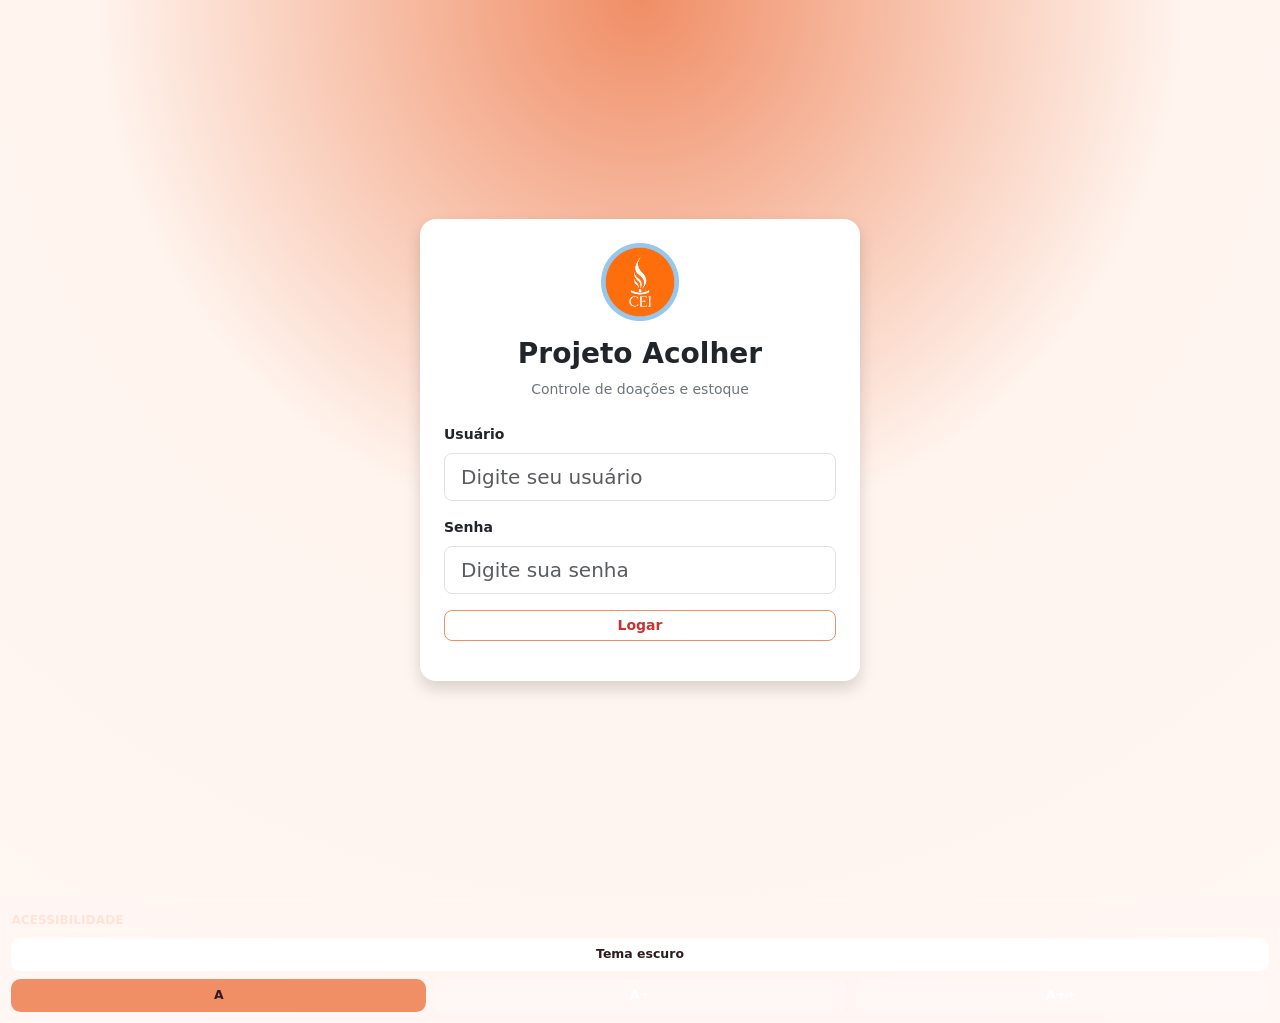
<file: templates/login.html>
<!DOCTYPE html>
<html lang="pt-br">

<head>
  <meta charset="UTF-8">
  <meta name="viewport" content="width=device-width, initial-scale=1.0">
  <link rel="icon" type="image/x-icon" href="/static/CEI_Logo.ico">
  <link href="https://cdn.jsdelivr.net/npm/bootstrap@5.3.3/dist/css/bootstrap.min.css" rel="stylesheet">
  <link rel="stylesheet" href="/static/style.css">
  <title>Login - CEI</title>
</head>

<body id="loginBody" class="login-bg">
  <main class="container min-vh-100 d-flex align-items-center justify-content-center py-5">
    <form class="card border-0 shadow rounded-4 p-4 login-card" action="">
      <a href="/" class="text-center mb-3"><img src="/static/Imagens/CEI_Logo_4.png" alt="Página inicial"
          class="login-logo"></a>
      <h1 class="h3 fw-bold text-center">Projeto Acolher</h1>
      <p class="text-secondary text-center mb-4">Controle de doações e estoque</p>
      <div class="mb-3">
        <label for="loginUsuario" class="form-label fw-semibold">Usuário</label>
        <input type="text" id="loginUsuario" class="form-control form-control-lg" placeholder="Digite seu usuário">
      </div>
      <div class="mb-3">
        <label for="loginUsuarioSenha" class="form-label fw-semibold">Senha</label>
        <input type="password" id="loginUsuarioSenha" class="form-control form-control-lg"
          placeholder="Digite sua senha">
      </div>
      <button type="submit" class="btn btn-outline-primary btn-sm fw-bold rounded-3">Logar</button>
      <p id="loginMensagem" class="text-center fw-semibold mt-3 mb-0"></p>
    </form>
  </main>
  <script src="https://cdn.jsdelivr.net/npm/bootstrap@5.3.3/dist/js/bootstrap.bundle.min.js"></script>
  <script src="/static/script.js"></script>
</body>

</html>
</file>
<file: style.css>
/* -------------------------------------------------------------------- Página Inicial ---------------------------------------------------------------*/

#paginaInicialHeader{
    color: aqua; /*Cor do Texto*/
    background-color: #E36517; /*Cor de fundo, neste caso sendo usada como a cor do elemento*/
    position: fixed;
    top: 0;
    left: 0;
    width: 100%;
    padding: 30px;
    z-index: 1000; /*deixa a prioridade deste elemento a cima de qualquer outro elemento no site, com isso deixando o mesmo a cima de todos os elementos a cima*/
    height: 1px;
    max-height: 5px; /*Não autoriza que o elemento mude de tamanho relativo a seus elementos interiores, deixando seu tamanho permanentemente definido ao seu máximo de tamanho*/
}

#headerDiv{
    color: aqua; 
    background-color: #0090FF;
    position: fixed;
    top: 6%;
    left: 0;
    width: 100%;
    padding: 5px;
    z-index: 1000;
}

#headerLoginIcone{
    color: aqua; 
    position: fixed;
    top: 0;
    left: 96.5%;
    width: 2.5%;
    height: 5%;
    padding: 5px;
    z-index: 1000; 
}

#headerMenuSetores{
    background-color: #96C7ED;
    position: fixed;
    top: 0;
    left: 0;
    width: 3%;
    height: 6%;
    padding: auto;
    z-index: 1000; 
}

#paginaInicialMenuSelecao{
    position: fixed;
    top: 12.5%;
    left: 20%;
    background-color: #0090FF;
    width: 60%;
    height: 10%;
}
#paginaInicialMenuSelecao p{
    position: relative;
    left: 50%;
    color: white;
    top: -25%;
    width: 40%;
    height: 2.5%;
    font-size: 140%;
}
#paginaInicialAcaoSocial{
    position: relative;
    left: 2.5%;
    top: -20%;
    width: 20%;
    height: 40%;
    font-size: 150%;
    border-radius: 5%;
    outline: none;
    border: none;
    box-shadow: 4px 10px 5px rgba(0, 0, 0, 0.3);
}

/* -------------------------------------------------------------------- Página de Login ---------------------------------------------------------------*/

#loginBody{
    background-color: #00C8FF;
}

#loginPaginaInicialButtao{
    position: fixed;
    top: 10%;
    left: 37.5%;
    width: 23%;
    height: 46%;
    padding: 5px;
    z-index: 1000;
}

#loginFooter{
    position: fixed;
    bottom: 100%;
    width: 100vw;
    height: 50%;
    background-color: #0095FF;
}

#loginUsuario{
    position: fixed;
    left: 5%;
    top: 65%;
    width: 5%;
    height: 7%;
    border-radius: 8%;
    background-color: #0095FF;
}

#loginUsuario label{
    position: relative;
    top: -3.5%;
    color: white;
    font-size: 140%;
    text-align: center;
}

#loginUsuario input{
    position: fixed;
    left: 10.5%;
    top: 65%;
    width: 80%;
    height: 7%;
    font-size: 140%;
    border-radius: 5%;
    background-color: white;
}

#loginSenha{
    position: fixed;
    left: 5%;
    top: 72.7%;
    width: 5%;
    height: 7%;
    border-radius: 8%;
    background-color: #0095FF;
}

#loginSenha label{
    position: relative;
    top: -3.5%;
    left: 20%;
    color: white;
    font-size: 140%;
    text-align: center;
}

#loginSenha input{
    position: fixed;
    left: 10.5%;
    top: 72.7%;
    width: 80%;
    height: 7%;
    font-size: 140%;
    border-radius: 5%;
    background-color: white;
}

#loginRegistrarLogin{
    position: fixed;
    left: 5.5%;
    top: 82%;
    width: 85%;
    height: 8%;
    background-color:#0095FF;
}

#loginRegistrarLogin button{
    position: relative;
    left: 0.5%;
    top: 10%;
    width: 99%;
    height: 80%;
    background-color:white;
}

#loginRegistrarLogin p {
    position: relative;
    top: -3.5%;
    font-size: 140%;
    text-align: center;
}

#loginMensagem{
    position: fixed;
    left: 5.5%;
    top: 88.5%;
    text-align: center;
    font-size: 140%;
}

/* -------------------------------------------------------------------- Ação Social ---------------------------------------------------------------*/

#acaoSocialHeader{
    color: aqua;
    background-color: #00C8FF; 
    position: fixed;
    top: 0;
    left: 0;
    width: 100%;
    padding: 30px;
    z-index: 1000;
    height: 1px;
    max-height: 5px;
}

#acaoSocialHeader h1{
    position: absolute;
    color: white;
    bottom: 8%;
    left: 45%;
    font-size: 140%;
}

#acaoSocialMenu{
    position: absolute;
    top: 10%;
    left: 20%;
    background-color: #0090FF;
    width: 60%;
    height: 10%;
    z-index: 50;
}

#acaoSocialMenuEstoque{
    position: absolute;
    left: 2.5%;
    top: 28%;
    width: 20%;
    height: 40%;
    font-size: 150%;
    border-radius: 5%;
    outline: none;
    border: none;
    box-shadow: 4px 10px 5px rgba(0, 0, 0, 0.3);
}

#acaoSocialMenuDoacao{
    position: absolute;
    left: 40%;
    top: 28%;
    width: 20%;
    height: 40%;
    font-size: 150%;
    border-radius: 5%;
    outline: none;
    border: none;
    box-shadow: 4px 10px 5px rgba(0, 0, 0, 0.3);
}

#acaoSocialMenuRegistroDoacao{
    position: absolute;
    left: 77%;
    top: 28%;
    width: 20%;
    height: 40%;
    font-size: 150%;
    border-radius: 5%;
    outline: none;
    border: none;
    box-shadow: 4px 10px 5px rgba(0, 0, 0, 0.3);
}

#acaoSocialPaginaNome{
    position: absolute;
    background-color: #0095FF;
    width: 99vw;
    text-align: center;
    height: 4%;
    top: 18.5%;
    left: -0%;
    color: white;
    text-shadow: 0px 2px 4px rgba(0, 0, 0, 0.3);
}

#acaoSocialEstoqueDiv{
    position: absolute;
    background-color: #0095FF;
    width: 99vw;
    text-align: center;
    height: 100vh;
    top: 30.5%;
    left: -0%;
    color: white;
    text-shadow: 0px 2px 4px rgba(0, 0, 0, 0.3);
}

#acaoSocialEstoqueScrollbar{
    position: relative;
    background-color: white;
    left: 4.5%;
    top: 1.25%;
    height: 97.5vh;
    width: 90%;
    overflow-y: scroll;
}

#itemInformacaoDivTemplate{
    position: relative;
    background-color: grey;
    text-align: center;
    top: -2.5%;
    font-size: 180%;
    height: 5%;
}
#itemInformacaoDivTemplateP{
    position: relative;
    top: 5%;
}

#itemInformacaoDivTemplateEditar{
    position: absolute;
    background-color: #0095FF;
    top: 0;
    left: 97.3%;
    height: 45px;
    width: 45px;
}

#itemInformacaoDivTemplateEditar img{
    position: relative;
    background-color: #0095FF;
    top: -7.5%;
    right: 25%;
    height: 45px;
    width: 45px;
}

#acaoSocialRegistrarDoacoesDiv{
    position: absolute;
    background-color: #00C8FF;
    width: 99vw;
    text-align: center;
    height: 100vh;
    top: 30.5%;
    left: -0%;
    color: white;
    text-shadow: 0px 2px 4px rgba(0, 0, 0, 0.3);
}

#div1{
    position: absolute;
    left: 1.5%;
    top: 5%;
    width: 10%;
    height: 7%;
    border-radius: 8%;
    background-color: #0095FF;
    font-size: 140%;
}

#div1 input{
    position: absolute;
    left: 110%;
    top: 0%;
    width: 1800px;
    height: 92.5%;
    font-size: 140%;
    border-radius: 5%;
    background-color: white;
}

#div2{
    position: absolute;
    left: 1.5%;
    top: 15%;
    width: 10%;
    height: 7%;
    border-radius: 8%;
    background-color: #0095FF;
    font-size: 140%;
}

#div2 input{
    position: absolute;
    left: 110%;
    top: 0%;
    width: 1200px;
    height: 92.5%;
    font-size: 140%;
    border-radius: 5%;
    background-color: white;
}

#div3{
    position: absolute;
    left: 1.5%;
    top: 25%;
    width: 10%;
    height: 7%;
    border-radius: 8%;
    background-color: #0095FF;
    font-size: 140%;
}

#div3 input{
    position: absolute;
    left: 110%;
    top: 0%;
    width: 1200px;
    height: 92.5%;
    font-size: 140%;
    border-radius: 5%;
    background-color: white;
}

/* -------------------------------------------------------------------- Media (Responsividade) ---------------------------------------------------------------*/

@media (min-width:360px) and (max-width:740px)/*Samsung Galaxy S8+*/{

    /*  Página Inicial  */

    #paginaInicialHeader{
        color: aqua;
        background-color: #E36517;
        position: fixed;
        top: 0;
        left: 0;
        width: 100%;
        padding: 30px;
        z-index: 1000;
        height: 1px;
        max-height: 5px;
    }
    #headerDiv{
        color: aqua; 
        background-color: #0090FF;
        position: fixed;
        top: 7%;
        left: 0;
        width: 100%;
        padding: 5px;
        z-index: 1000;
    }
    #headerLoginIcone{
        color: aqua; 
        position: fixed;
        top: -0.5%;
        left: 85.5%;
        width: 12.5%;
        height: 6.5%;
        padding: 5px;
        z-index: 1000; 
    }

    /*  (Página Inicial)Menú Setores    */
    
    #paginaInicialMenuSelecao{
        position: fixed;
        top: 10.5%;
        left: 5%;
        background-color: #0090FF;
        width: 90%;
        height: 15%;
    }
    #paginaInicialMenuSelecao p{
        position: relative;
        left: 40%;
        color: white;
        top: -10%;
        width: 40%;
        height: 2.5%;
        font-size: 140%;
    }
    #paginaInicialAcaoSocial{
        position: relative;
        left: 2.5%;
        top: -2%;
        width: 35%;
        height: 40%;
        font-size: 120%;
        border-radius: 5%;
        outline: none;
        border: none;
        box-shadow: 4px 10px 5px rgba(0, 0, 0, 0.3);
    }

    /*      Ação Social     */

    #acaoSocialHeader{
    color: aqua;
    position: fixed;
    top: 0;
    left: 0;
    width: 100vw;
    padding: 30px;
    z-index: 1000;
    height: 1px;
    max-height: 5px;
    }

    #acaoSocialHeader div{
        position: absolute;
        top: 85%;
    }

    #acaoSocialHeader img{
        position: absolute;
        height: 75%;
        width: 10.5%;
        left: 70%;
    }

    #acaoSocialHeader h1{
        position: absolute;
        color: white;
        bottom: 8%;
        left: 28%;
        font-size: 140%;
    }

    #acaoSocialMenu{
        position: absolute;
        top: 10%;
        left: 0%;
        background-color: #0090FF;
        width: 100%;
        height: 10%;
        z-index: 50;
    }

    #acaoSocialPaginaNome{
        position: absolute;
        width: 100vw;
        height: 5%;
        top: 20%;
        font-size: 160%;
    }

    #acaoSocialMenuEstoque{
        position: absolute;
        left: 1%;
        top: 10%;
        width: 27%;
        height: 80%;
        font-size: 150%;
        border-radius: 5%;
        outline: none;
        border: none;
        box-shadow: 4px 10px 5px rgba(0, 0, 0, 0.3);
    }

    #acaoSocialMenuDoacao{
        position: absolute;
        left: 36.5%;
        top: 10%;
        width: 27%;
        height: 80%;
        font-size: 150%;
        border-radius: 5%;
        outline: none;
        border: none;
        box-shadow: 4px 10px 5px rgba(0, 0, 0, 0.3);
    }
    
    #acaoSocialMenuRegistroDoacao{
        position: absolute;
        left: 72%;
        top: 10%;
        width: 27%;
        height: 80%;
        font-size: 130%;
        border-radius: 5%;
        outline: none;
        border: none;
        box-shadow: 4px 10px 5px rgba(0, 0, 0, 0.3);
    }

    #acaoSocialEstoqueDiv{
        top: 28%;
        width: 100vw;

    }

    #itemInformacaoDivTemplate{
        position: relative;
        top: -3.8%;
        height: 20%;
    }
    #itemInformacaoDivTemplate p{
        position: relative;
        width: 100%;
        left: -1%;
    }
    #itemInformacaoDivTemplate button{
        position: relative;
        top: -5%;
        left: -2%;
    }
    #acaoSocialRegistrarDoacoesDiv{
        position: absolute;
        width: 100vw;
    }

    #div1{
        position: relative;
        left: 0%;
        top: -2%;
        width: 100vw;
        height: 4.2%;
    }

    #div1 input{
        position: relative;
        left: 0%;
        top: -2%;
        width: 90vw;
        font-size: 85%;
    }
}

@media (min-width:430px) and (max-width:932px)/*Iphone 14 Pro Max*/ {

    /*  Página Inicial  */

    #paginaInicialHeader{
        color: aqua;
        background-color: #E36517;
        position: fixed;
        top: 0;
        left: 0;
        width: 100%;
        padding: 30px;
        z-index: 1000;
        height: 1px;
        max-height: 5px;
    }
    #headerDiv{
        color: aqua; 
        background-color: #0090FF;
        position: fixed;
        top: 6%;
        left: 0;
        width: 100%;
        padding: 5px;
        z-index: 1000;
    }
    #headerLoginIcone{
        color: aqua; 
        position: fixed;
        top: -0.5%;
        left: 85.5%;
        width: 12.5%;
        height: 6%;
        padding: 5px;
        z-index: 1000; 
    }

    /*  (Página Inicial)Menú Setores    */

    #paginaInicialMenuSelecao{
        position: fixed;
        top: 10.5%;
        left: 5%;
        background-color: #0090FF;
        width: 90%;
        height: 12%;
    }
}

@media (min-width:390px) and (max-width:844px)/*Iphone 12 Pro*/ {

    /*  Página Inicial  */

    #paginaInicialHeader{
        color: aqua;
        background-color: #E36517;
        position: fixed;
        top: 0;
        left: 0;
        width: 100%;
        padding: 30px;
        z-index: 1000;
        height: 1px;
        max-height: 5px;
    }
    #headerDiv{
        color: aqua; 
        background-color: #0090FF;
        position: fixed;
        top: 6%;
        left: 0;
        width: 100%;
        padding: 5px;
        z-index: 1000;
    }
    #headerLoginIcone{
        color: aqua; 
        position: fixed;
        top: -0.3%;
        left: 86%;
        width: 12%;
        height: 5.5%;
        padding: 5px;
        z-index: 1000; 
    }

    /*  (Página Inicial)Menú Setores    */

    #paginaInicialMenuSelecao{
        position: fixed;
        top: 9.5%;
        left: 5%;
        background-color: #0090FF;
        width: 90%;
        height: 12%;
    }
}

@media (min-width:375px) and (max-width:667px)/*Iphone SE*/ {

    /*  Página Inicial  */

    #paginaInicialHeader{
        color: aqua;
        background-color: #E36517;
        position: fixed;
        top: 0;
        left: 0;
        width: 100%;
        padding: 30px;
        z-index: 1000;
        height: 0%;
        max-height: 4.5px;
    }
    #headerDiv{
        color: aqua; 
        background-color: #0090FF;
        position: fixed;
        top: 8%;
        left: 0;
        width: 100%;
        padding: 5px;
        z-index: 1000;
    }
    #headerLoginIcone{
        color: aqua; 
        position: fixed;
        top: -0.3%;
        left: 84%;
        width: 14%;
        height: 7%;
        padding: 5px;
        z-index: 1000; 
    }

    /*  (Página Inicial)Menú Setores    */

    #paginaInicialMenuSelecao{
        position: fixed;
        top: 11.5%;
        left: 5%;
        background-color: #0090FF;
        width: 90%;
        height: 15%;
    }

    #paginaInicialMenuSelecao p{
        position: relative;
        left: 40%;
        color: white;
        top: -14%;
        width: 40%;
        height: 2.5%;
        font-size: 140%;
    }
    #paginaInicialAcaoSocial{
        position: relative;
        left: 2.5%;
        top: -2%;
        width: 35%;
        height: 40%;
        font-size: 120%;
        border-radius: 5%;
        outline: none;
        border: none;
        box-shadow: 4px 10px 5px rgba(0, 0, 0, 0.3);
    }
}

@media (min-width:768px) and (max-width:1024px)/*Ipad Mini*/ {

    /*  Página Inicial  */

    #paginaInicialHeader{
        color: aqua;
        background-color: #E36517;
        position: fixed;
        top: 0;
        left: 0;
        width: 100%;
        padding: 30px;
        z-index: 1000;
        height: 1px;
        max-height: 5px;
    }
    #headerDiv{
        color: aqua; 
        background-color: #0090FF;
        position: fixed;
        top: 6%;
        left: 0;
        width: 100%;
        padding: 5px;
        z-index: 1000;
    }
    #headerLoginIcone{
        color: aqua; 
        position: fixed;
        top: -0.3%;
        left: 91%;
        width: 8%;
        height: 5.5%;
        padding: 5px;
        z-index: 1000; 
    }

    /*  (Página Inicial)Menú Setores    */

    #paginaInicialMenuSelecao{
        position: fixed;
        top: 9.5%;
        left: 5%;
        background-color: #0090FF;
        width: 90%;
        height: 12%;
    }

    #paginaInicialMenuSelecao p{
        position: relative;
        left: 45%;
        color: white;
        top: -10%;
        width: 40%;
        height: 2.5%;
        font-size: 140%;
    }
    #paginaInicialAcaoSocial{
        position: relative;
        left: 2.5%;
        top: -2%;
        width: 35%;
        height: 40%;
        font-size: 120%;
        border-radius: 5%;
        outline: none;
        border: none;
        box-shadow: 4px 10px 5px rgba(0, 0, 0, 0.3);
    }
}

@media (min-width:820px) and (max-width:1180px)/*Ipad Air*/ {

    /*  Página Inicial  */

    #paginaInicialHeader{
        color: aqua;
        background-color: #E36517;
        position: fixed;
        top: 0;
        left: 0;
        width: 100%;
        padding: 30px;
        z-index: 1000;
        height: 12px;
        max-height: 12px;
    }
    #headerDiv{
        color: aqua; 
        background-color: #0090FF;
        position: fixed;
        top: 6%;
        left: 0;
        width: 100%;
        padding: 5px;
        z-index: 1000;
    }
    #headerLoginIcone{
        color: aqua; 
        position: fixed;
        top: -0.2%;
        left: 91%;
        width: 8%;
        height: 5.5%;
        padding: 5px;
        z-index: 1000; 
    }

    /*  (Página Inicial)Menú Setores    */

    #paginaInicialMenuSelecao p{
        position: relative;
        left: 45%;
        color: white;
        top: -14%;
        width: 40%;
        height: 2.5%;
        font-size: 140%;
    }
    #paginaInicialAcaoSocial{
        position: relative;
        left: 2.5%;
        top: 0%;
        width: 35%;
        height: 47.5%;
        font-size: 120%;
        border-radius: 5%;
        outline: none;
        border: none;
        box-shadow: 4px 10px 5px rgba(0, 0, 0, 0.3);
    }
}

@media (min-width:1024px) and (max-width:1366px)/*Ipad Pro*/ {

    /*  Página Inicial  */

    #paginaInicialHeader{
        color: aqua;
        background-color: #E36517;
        position: fixed;
        top: 0;
        left: 0;
        width: 100%;
        padding: 30px;
        z-index: 1000;
        height: 25px;
        max-height: 25px;
    }
    #headerDiv{
        color: aqua; 
        background-color: #0090FF;
        position: fixed;
        top: 6%;
        left: 0;
        width: 100%;
        padding: 5px;
        z-index: 1000;
    }
    #headerLoginIcone{
        color: aqua; 
        position: fixed;
        top: -0.1%;
        left: 91%;
        width: 8%;
        height: 5.5%;
        padding: 5px;
        z-index: 1000; 
    }

    /*  (Página Inicial)Menú Setores    */

    #paginaInicialMenuSelecao p{
        position: relative;
        left: 45%;
        color: white;
        top: -14%;
        width: 40%;
        height: 2.5%;
        font-size: 180%;
    }
    #paginaInicialAcaoSocial{
        position: relative;
        left: 2.5%;
        top: 0%;
        width: 35%;
        height: 47.5%;
        font-size: 180%;
        border-radius: 5%;
        outline: none;
        border: none;
        box-shadow: 4px 10px 5px rgba(0, 0, 0, 0.3);
    }
}



@media (min-width:853px) and (max-width:1280px)/*Asus Zenbook Fold*/ {

    /*  Página Inicial  */

    #paginaInicialHeader{
        color: aqua;
        background-color: #E36517;
        position: fixed;
        top: 0;
        left: 0;
        width: 100%;
        padding: 30px;
        z-index: 1000;
        height: 16.5px;
        max-height: 25px;
    }
    #headerDiv{
        color: aqua; 
        background-color: #0090FF;
        position: fixed;
        top: 6.05%;
        left: 0;
        width: 100%;
        padding: 5px;
        z-index: 1000;
    }
    #headerLoginIcone{
        color: aqua; 
        position: fixed;
        top: -0.1%;
        left: 91%;
        width: 8%;
        height: 5.5%;
        padding: 5px;
        z-index: 1000; 
    }

    /*  (Página Inicial)Menú Setores    */

    #paginaInicialMenuSelecao{
        position: fixed;
        top: 9.5%;
        left: 5%;
        background-color: #0090FF;
        width: 90%;
        height: 12%;
    }

    #paginaInicialMenuSelecao p{
        position: relative;
        left: 45%;
        color: white;
        top: -8%;
        width: 40%;
        height: 2.5%;
        font-size: 180%;
    }
    #paginaInicialAcaoSocial{
        position: relative;
        left: 2.5%;
        top: 0%;
        width: 35%;
        height: 47.5%;
        font-size: 180%;
        border-radius: 5%;
        outline: none;
        border: none;
        box-shadow: 4px 10px 5px rgba(0, 0, 0, 0.3);
    }
}
</file>
<file: frontend/style.css>
body {
  background: #eef4fb;
  color: #111827;
}

.app-navbar {
  background: linear-gradient(90deg, #168bd1, #0873b8);
  min-height: 86px;
}

.app-nav-pill {
  min-width: 150px;
  text-align: center;
  border-radius: 999px;
  color: #fff !important;
  font-weight: 700;
  border: 1px solid rgba(255,255,255,.25);
  background: rgba(255,255,255,.12);
}

.app-nav-pill:hover,
.app-nav-pill.active {
  background: #fff;
  color: #0873b8 !important;
}

.login-icon {
  width: 34px;
  height: 34px;
  object-fit: contain;
}

.app-page {
  max-width: 1180px;
}

.letter-space {
  letter-spacing: .08em;
}

.metric-card {
  border-left: 5px solid #1595e8 !important;
}

.metric-green {
  border-left-color: #16a34a !important;
}

.app-search {
  max-width: 340px;
}

.record-card {
  border-left: 5px solid #1595e8 !important;
}

.record-card .record-grid {
  display: grid;
  grid-template-columns: repeat(4, minmax(120px, 1fr));
  gap: 12px;
}

.status-pill {
  min-width: 105px;
}

.msg-sistema {
  position: fixed;
  top: 105px;
  right: 20px;
  z-index: 1080;
}

.login-bg {
  background: linear-gradient(135deg, #eef7ff, #f8fbff);
}

.login-card {
  width: 100%;
  max-width: 440px;
}

.login-logo {
  width: 78px;
  height: 78px;
  object-fit: contain;
}

.home-card {
  max-width: 520px;
}

@media (max-width: 768px) {
  .record-card .record-grid {
    grid-template-columns: 1fr 1fr;
  }

  .app-search {
    max-width: 100%;
  }
}

@media (max-width: 520px) {
  .record-card .record-grid {
    grid-template-columns: 1fr;
  }
}

body {
    min-height: 100vh;
}

.container-custom {
    max-width: 1200px;
    margin: auto;
    padding: 20px;
}

.card-registro {
    border-radius: 16px;
    padding: 14px;
    background: white;
    box-shadow: 0 4px 10px rgba(0,0,0,0.08);
    margin-bottom: 12px;
}

.badge-status {
    font-size: 14px;
    padding: 8px 12px;
}

.navbar-brand {
    font-weight: bold;
}

.record-card.doacao-card {
  border-left: 5px solid #0d6efd !important;
  overflow: hidden;
}

.doacao-card .card-body {
  min-height: auto;
}

.status-pill {
  min-width: 112px;
  display: inline-flex !important;
  align-items: center;
  justify-content: center;
  gap: 4px;
  padding: 0.55rem 0.85rem;
  font-weight: 700;
  letter-spacing: .01em;
}

.doacao-grid {
  grid-template-columns: repeat(4, minmax(130px, 1fr));
  gap: 1rem;
}

.doacao-card .btn {
  min-width: 92px;
}

.min-w-0 {
  min-width: 0;
}

@media (max-width: 768px) {
  .doacao-grid {
    grid-template-columns: repeat(2, minmax(130px, 1fr));
  }

  .status-pill,
  .doacao-card .btn {
    min-width: auto;
  }
}

@media (max-width: 480px) {
  .doacao-grid {
    grid-template-columns: 1fr;
  }
}
</file>
<file: static/style.css>
:root {
  --laranja: #e85b2a;
  --coral: #c93330;
  --salmao: #f08e66;
  --texto: #2d1d1f;
  --cinza: #856a63;
  --borda: #f0d2c6;

  --bs-primary: #e85b2a;
  --bs-primary-rgb: 232, 91, 42;
  --bs-link-color: #c93330;
  --bs-link-hover-color: #9f2826;
}

body {
  min-height: 100vh;
  color: var(--texto);
  font-size: 14px;
  background:
    radial-gradient(circle at 18% 12%, rgba(240, 142, 102, .42), transparent 30%),
    radial-gradient(circle at 88% 8%, rgba(201, 51, 48, .24), transparent 34%),
    linear-gradient(135deg, #fff7f3 0%, #fff1ea 40%, #ffe1d4 70%, #fff7f3 100%);
  background-attachment: fixed;
}

/* LAYOUT PRINCIPAL */

.app-shell {
  min-height: 100vh;
  display: flex;
}

.app-page {
  width: calc(100% - 230px);
  margin-left: 230px;
  padding: 18px;
}

/* MENU LATERAL */

.app-sidebar {
  position: fixed;
  inset: 0 auto 0 0;
  width: 230px;
  padding: 18px 14px;
  color: #fff;
  background: linear-gradient(180deg, #2b1a22, #3a2024);
  display: flex;
  flex-direction: column;
  gap: 18px;
}

.sidebar-logo,
.sidebar-link {
  color: inherit;
  text-decoration: none;
  font-weight: 800;
  border-radius: .75rem;
}

.sidebar-logo {
  display: flex;
  align-items: center;
  gap: .65rem;
  padding: .5rem .5rem .9rem;
  border-bottom: 1px solid rgba(255, 255, 255, .12);
}

.sidebar-logo img {
  width: 38px;
  height: 38px;
  object-fit: contain;
  border-radius: .6rem;
  background: linear-gradient(135deg, var(--laranja), var(--salmao));
}

.sidebar-menu {
  display: grid;
  gap: .5rem;
}

.sidebar-link {
  color: #f8d8c8;
  padding: .75rem .8rem;
}

.sidebar-link:hover,
.sidebar-link.active {
  color: #fff;
  background: linear-gradient(135deg, var(--laranja), var(--coral));
}

/* CABEÇALHO DAS PÁGINAS */

.page-header-card {
  display: flex;
  justify-content: space-between;
  align-items: center;
  gap: 1rem;
  padding: 1rem 1.15rem;
  margin-bottom: .9rem;
  background: linear-gradient(135deg, #fffaf7, #fff1ea);
  border: 1px solid var(--borda);
  border-radius: 1rem;
  box-shadow: 0 8px 24px rgba(15, 23, 42, .06);
}

.page-kicker {
  color: var(--coral);
  font-size: .72rem;
  font-weight: 800;
  text-transform: uppercase;
  letter-spacing: .06em;
}

.page-title {
  margin: 0;
  color: var(--texto);
  font-size: 1.35rem;
  font-weight: 800;
}

/* CARDS DE RESUMO */

.metric-strip {
  display: grid;
  grid-template-columns: repeat(4, minmax(120px, 1fr));
  gap: .75rem;
  margin-bottom: .9rem;
}

.metric-strip:has(.metric-mini:nth-child(3):last-child) {
  grid-template-columns: repeat(3, minmax(140px, 1fr));
}

.metric-mini {
  padding: .75rem .9rem;
  background: #fff;
  border: 1px solid var(--borda);
  border-top: 3px solid rgba(232, 91, 42, .55);
  border-radius: 1rem;
  box-shadow: 0 8px 24px rgba(15, 23, 42, .06);
}

.metric-mini span {
  display: block;
  color: var(--cinza);
  font-size: .74rem;
  font-weight: 800;
  text-transform: uppercase;
}

.metric-mini strong {
  display: block;
  margin-top: .25rem;
  color: var(--texto);
  font-size: 1.2rem;
}

/* PAINÉIS DE TABELA */

.table-panel {
  overflow: hidden;
  background: #fff;
  border: 1px solid var(--borda);
  border-radius: 1rem;
  box-shadow: 0 8px 24px rgba(15, 23, 42, .06);
}

.table-title-bar {
  padding: .8rem 1rem;
  border-bottom: 1px solid var(--borda);
}

.table-title-bar h2 {
  margin: 0;
  color: var(--texto);
  font-size: 1rem;
  font-weight: 800;
}

.table-toolbar {
  display: grid;
  grid-template-columns: 1fr 210px 170px;
  gap: .65rem;
  padding: .75rem;
  background: #fffaf7;
  border-bottom: 1px solid var(--borda);
}

.app-search,
.app-filter {
  min-height: 36px;
  font-size: .88rem;
}

.planilha-wrap {
  width: 100%;
  max-height: calc(100vh - 315px);
  overflow: auto;
}

.planilha-table {
  min-width: 1080px;
  font-size: .84rem;
}

.planilha-table thead th {
  position: sticky;
  top: 0;
  z-index: 1;
  background: #fff1ea;
  color: #5c2d29;
  font-size: .72rem;
  text-transform: uppercase;
  white-space: nowrap;
}

/* COLUNAS DA TABELA */

.col-id {
  width: 58px;
  color: var(--cinza);
}

.col-item {
  min-width: 165px;
  font-weight: 800;
}

.col-desc {
  min-width: 220px;
  max-width: 300px;
}

.col-actions {
  width: 220px;
  white-space: nowrap;
  text-align: right;
}

/* TEXTOS E STATUS DA TABELA */

.item-subtext {
  display: block;
  margin-top: .15rem;
  color: var(--cinza);
  font-size: .74rem;
  font-weight: 600;
}

.status-pill {
  min-width: 92px;
  padding: .35rem .55rem;
  font-size: .76rem;
  font-weight: 800;
}

.status-pill.text-bg-success {
  background-color: #2f9e66 !important;
}

.status-pill.text-bg-warning {
  background-color: #f5b63f !important;
  color: #2d1d1f !important;
}

.status-pill.text-bg-primary {
  background-color: var(--coral) !important;
}

.btn-table {
  padding: .32rem .5rem;
  font-size: .78rem;
  font-weight: 700;
}

/* FORMULÁRIOS */

.form-panel {
  padding: 1.25rem;
  background: #fff;
  border: 1px solid var(--borda);
  border-radius: 1rem;
  box-shadow: 0 8px 24px rgba(15, 23, 42, .06);
}

.full-register-form {
  width: 100%;
  max-width: none;
}

.form-section-title {
  margin-bottom: 1rem;
  padding-bottom: .75rem;
  border-bottom: 1px solid var(--borda);
}

.form-section-title h2 {
  margin: 0;
  color: var(--texto);
  font-size: 1rem;
  font-weight: 800;
}

.form-section-title p,
.register-info-line {
  color: var(--cinza);
  font-size: .88rem;
}

.form-grid {
  display: grid;
  grid-template-columns: repeat(3, minmax(0, 1fr));
  gap: .9rem;
}

.form-actions {
  display: flex;
  justify-content: flex-end;
  gap: .65rem;
  margin-top: 1.1rem;
  padding-top: 1rem;
  border-top: 1px solid var(--borda);
}

.register-info-line {
  margin-top: .9rem;
  padding: .75rem .9rem;
  border: 1px solid var(--borda);
  border-radius: .75rem;
  background: #fffaf7;
}

/* PÁGINA INICIAL */

.home-page {
  display: flex;
  align-items: center;
  justify-content: center;
}

.home-start-card {
  width: min(760px, 100%);
  padding: 2rem;
  text-align: center;
  background: #fff;
  border: 1px solid var(--borda);
  border-radius: 1rem;
  box-shadow: 0 8px 24px rgba(15, 23, 42, .06);
}

.home-start-logo img {
  width: 86px;
  height: 86px;
  object-fit: contain;
  margin-bottom: .9rem;
}

.home-start-card h1 {
  margin: 0;
  color: var(--texto);
  font-size: 1.7rem;
  font-weight: 800;
}

.home-start-card p {
  max-width: 560px;
  margin: .65rem auto 1.5rem;
  color: var(--cinza);
}

.home-actions {
  display: grid;
  grid-template-columns: repeat(3, minmax(0, 1fr));
  gap: .75rem;
  text-align: left;
}

.home-action-card {
  display: block;
  padding: 1rem;
  color: var(--texto);
  text-decoration: none;
  background: #fffaf7;
  border: 1px solid var(--borda);
  border-radius: 1rem;
  box-shadow: 0 8px 24px rgba(15, 23, 42, .06);
}

.home-action-card:hover {
  color: var(--texto);
  border-color: #f4b49a;
  background: linear-gradient(135deg, #fff4ee, #ffe6da);
}

.home-action-card strong,
.home-action-card span {
  display: block;
}

.home-action-card span {
  color: var(--cinza);
  font-size: .82rem;
}

/* LOGIN */

.login-bg {
  background: radial-gradient(circle at top, #f08e66 0%, #fff4ee 45%, #fff7f3 100%);
}

.login-card {
  width: 100%;
  max-width: 440px;
}

.login-logo {
  width: 78px;
  height: 78px;
  object-fit: contain;
}

/* MENSAGENS DO SISTEMA */

.msg-sistema {
  position: fixed;
  top: 18px;
  right: 20px;
  z-index: 1080;
}

/* ACESSIBILIDADE */

.acessibilidade-box {
  display: grid;
  gap: .5rem;
  margin-top: auto;
  padding: .65rem;
  color: #fff;
  background: rgba(255, 255, 255, .08);
  border: 1px solid rgba(255, 255, 255, .14);
  border-radius: .75rem;
}

.acessibilidade-titulo {
  color: #ffe3d5;
  font-size: .76rem;
  font-weight: 800;
  text-transform: uppercase;
}

.acessibilidade-botoes {
  display: grid;
  grid-template-columns: repeat(3, 1fr);
  gap: .4rem;
}

.acessibilidade-botoes button,
#acessibilidadeTema {
  border: 0;
  border-radius: .6rem;
  padding: .45rem .5rem;
  font-size: .78rem;
  font-weight: 800;
}

#acessibilidadeTema {
  background: #fff;
  color: #2d1d1f;
}

.acessibilidade-botoes button {
  background: rgba(255, 255, 255, .16);
  color: #fff;
}

.acessibilidade-botoes button.ativo,
#acessibilidadeTema.ativo {
  background: var(--salmao);
  color: #2d1d1f;
}

/* TEMA ESCURO */

body.tema-escuro {
  --texto: #fff4ee;
  --cinza: #e4b9a8;
  --borda: #6b3a34;
  background:
    radial-gradient(circle at 18% 12%, rgba(232, 91, 42, .26), transparent 32%),
    radial-gradient(circle at 88% 8%, rgba(201, 51, 48, .32), transparent 36%),
    linear-gradient(135deg, #1f1114 0%, #2a1519 45%, #3a1d22 100%);
  background-attachment: fixed;
  color: var(--texto);
}

body.tema-escuro .page-header-card,
body.tema-escuro .table-panel,
body.tema-escuro .form-panel,
body.tema-escuro .metric-mini,
body.tema-escuro .home-start-card,
body.tema-escuro .home-action-card,
body.tema-escuro .register-info-line,
body.tema-escuro .card {
  background: #351d22;
  border-color: var(--borda);
  color: var(--texto);
}

body.tema-escuro .table-toolbar,
body.tema-escuro .planilha-table thead th {
  background: #2b171b;
  color: var(--texto);
  border-color: var(--borda);
}

body.tema-escuro .planilha-table tbody td {
  background: #351d22;
  color: var(--texto);
  border-color: var(--borda);
}

body.tema-escuro .form-control,
body.tema-escuro .form-select,
body.tema-escuro textarea,
body.tema-escuro input {
  background: #2a1519;
  border-color: var(--borda);
  color: #fff4ee;
}

body.tema-escuro .form-control::placeholder,
body.tema-escuro textarea::placeholder,
body.tema-escuro input::placeholder {
  color: rgba(255, 244, 238, .72) !important;
  opacity: 1;
}

body.tema-escuro .form-select option {
  background: #2a1519;
  color: #fff4ee;
}

body.tema-escuro .text-secondary {
  color: #e4b9a8 !important;
}

/* TEMA ESCURO - MODAIS */

body.tema-escuro .modal-content {
  background: #351d22;
  border: 1px solid var(--borda);
  color: var(--texto);
}

body.tema-escuro .modal-header,
body.tema-escuro .modal-footer {
  border-color: var(--borda);
}

body.tema-escuro .modal-title,
body.tema-escuro .modal-body,
body.tema-escuro .modal-body p,
body.tema-escuro .modal-body label,
body.tema-escuro .modal-body small {
  color: var(--texto);
}

body.tema-escuro .btn-close {
  background-color: #fff4ee;
  opacity: 1;
}

body.tema-escuro .modal-content .form-control,
body.tema-escuro .modal-content .form-select,
body.tema-escuro .modal-content textarea {
  background: #2a1519;
  border-color: var(--borda);
  color: #fff4ee;
}

body.tema-escuro .modal-content .form-control::placeholder,
body.tema-escuro .modal-content textarea::placeholder {
  color: rgba(255, 244, 238, .72);
  opacity: 1;
}

body.tema-escuro .modal-content .form-select option {
  background: #2a1519;
  color: #fff4ee;
}

/* TEMA ESCURO - CAMPO DE DATA */

body.tema-escuro #dataAtualTexto,
body.tema-escuro .data-atual-campo {
  background: #2a1519 !important;
  border-color: var(--borda) !important;
  color: #fff4ee !important;
  opacity: 1;
}

/* TAMANHO DA FONTE */

body.fonte-maior {
  font-size: 16px;
}

body.fonte-extra {
  font-size: 18px;
}

body.fonte-maior .planilha-table,
body.fonte-maior .app-search,
body.fonte-maior .app-filter,
body.fonte-maior .btn-table,
body.fonte-maior .status-pill,
body.fonte-maior .item-subtext,
body.fonte-maior .home-action-card span,
body.fonte-maior .page-kicker,
body.fonte-maior .acessibilidade-box button {
  font-size: 1rem !important;
}

body.fonte-extra .planilha-table,
body.fonte-extra .app-search,
body.fonte-extra .app-filter,
body.fonte-extra .btn-table,
body.fonte-extra .status-pill,
body.fonte-extra .item-subtext,
body.fonte-extra .home-action-card span,
body.fonte-extra .page-kicker,
body.fonte-extra .acessibilidade-box button {
  font-size: 1.15rem !important;
}

body.fonte-maior .page-title,
body.fonte-maior .home-start-card h1 {
  font-size: 1.8rem !important;
}

body.fonte-extra .page-title,
body.fonte-extra .home-start-card h1 {
  font-size: 2.15rem !important;
}

body.fonte-maior .metric-mini strong {
  font-size: 1.45rem;
}

body.fonte-extra .metric-mini strong {
  font-size: 1.7rem;
}

body.fonte-maior .sidebar-link,
body.fonte-maior .sidebar-logo {
  font-size: 1.08rem !important;
}

body.fonte-extra .sidebar-link,
body.fonte-extra .sidebar-logo {
  font-size: 1.22rem !important;
}

/* BOTÕES DO BOOTSTRAP */

.btn-outline-primary {
  --bs-btn-color: var(--coral);
  --bs-btn-border-color: var(--salmao);
  --bs-btn-hover-bg: var(--laranja);
  --bs-btn-hover-border-color: var(--laranja);
  --bs-btn-active-bg: var(--coral);
  --bs-btn-active-border-color: var(--coral);
}

/* PAGINAÇÃO */

.linha-escondida {
  display: none !important;
}

.paginacao-tabela {
  position: sticky;
  bottom: 0;
  background: #fffaf7;
  z-index: 2;
}

body.tema-escuro .paginacao-tabela {
  background: #351d22;
}

/* RESPONSIVO */

@media (max-width: 900px) {
  .app-shell {
    display: block;
  }

  .app-sidebar {
    position: static;
    width: 100%;
    min-height: auto;
    border-radius: 0 0 1rem 1rem;
  }

  .sidebar-menu {
    grid-template-columns: repeat(2, 1fr);
  }

  .app-page {
    width: 100%;
    margin-left: 0;
    padding: .9rem;
  }

  .metric-strip,
  .metric-strip:has(.metric-mini:nth-child(3):last-child) {
    grid-template-columns: repeat(2, 1fr);
  }

  .table-toolbar,
  .form-grid,
  .home-actions {
    grid-template-columns: 1fr;
  }
}
</file>
